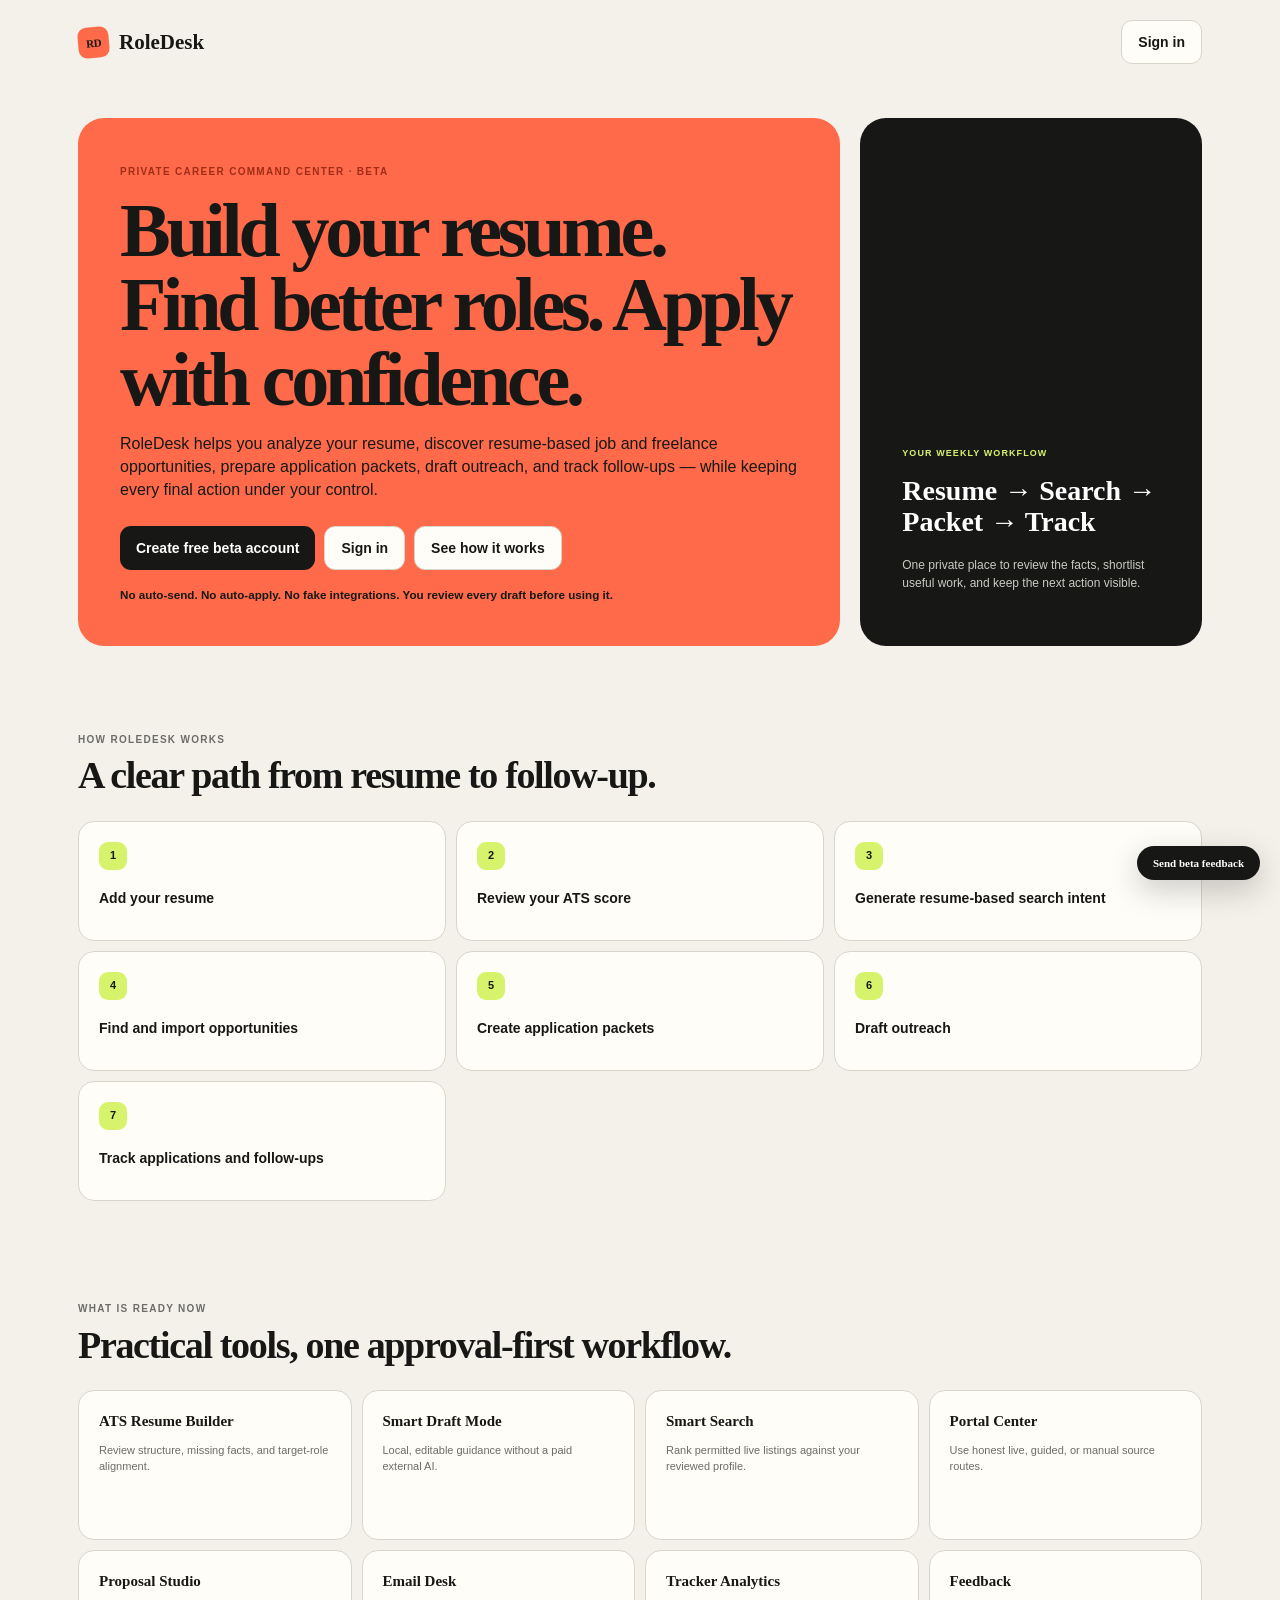
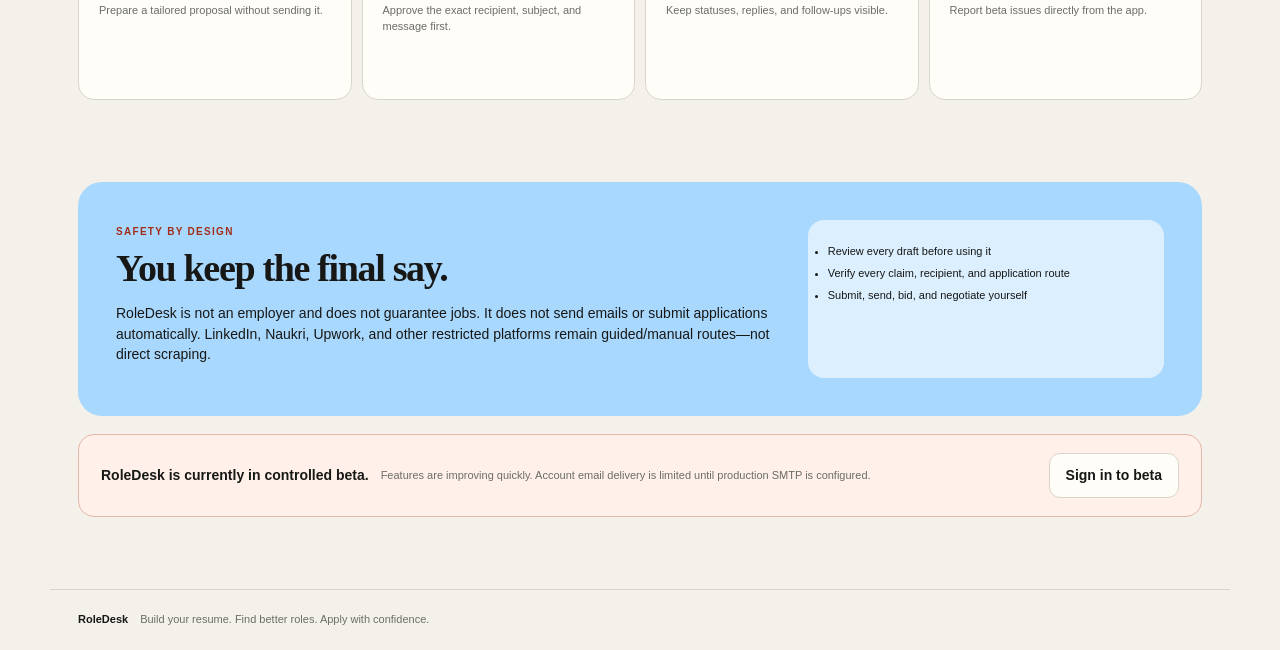
<file: index.html>
<!doctype html>
<html lang="en" class="auth-pending">
<head>
  <meta charset="UTF-8" />
  <meta name="viewport" content="width=device-width, initial-scale=1.0" />
  <meta http-equiv="Content-Security-Policy" content="default-src 'self'; base-uri 'none'; object-src 'none'; script-src 'self'; style-src 'self' 'unsafe-inline' https://fonts.googleapis.com; font-src 'self' https://fonts.gstatic.com; img-src 'self' data:; connect-src 'self' https://mnvcgtjbdywrenmnktem.supabase.co https://remotive.com https://www.arbeitnow.com; worker-src 'self' blob:; manifest-src 'self'; form-action 'self' https://mail.google.com; upgrade-insecure-requests" />
  <meta name="description" content="RoleDesk helps users build ATS-friendly resumes, discover jobs and freelance opportunities, prepare smart drafts, and track applications with full approval control." />
  <meta name="theme-color" content="#171816" />
  <title>RoleDesk — ATS Resume Builder, Job Search &amp; Application Tracker</title>
  <link rel="manifest" href="manifest.webmanifest?v=2" />
  <link rel="icon" href="scope-icon.svg?v=2" type="image/svg+xml" />
  <link rel="preconnect" href="https://fonts.googleapis.com">
  <link rel="preconnect" href="https://fonts.gstatic.com" crossorigin>
  <link href="https://fonts.googleapis.com/css2?family=DM+Sans:wght@400;500;600;700&family=Manrope:wght@600;700;800&display=swap" rel="stylesheet">
  <link rel="stylesheet" href="styles.css?v=16" />
  <link rel="stylesheet" href="cloud.css?v=2" />
  <link rel="stylesheet" href="resume-builder.css?v=2" />
  <link rel="stylesheet" href="smart-engine.css?v=3" />
  <link rel="stylesheet" href="portal-center.css?v=1" />
  <link rel="stylesheet" href="email-desk.css?v=1" />
  <link rel="stylesheet" href="tracker-dashboard.css?v=1" />
  <link rel="stylesheet" href="mvp-polish.css?v=4" />
  <link rel="stylesheet" href="coverage-engine.css?v=1" />
  <link rel="stylesheet" href="career-agent.css?v=1" />
  <link rel="stylesheet" href="job-trust.css?v=1" />
  <link rel="stylesheet" href="application-kit.css?v=1" />
  <link rel="stylesheet" href="admin-analytics.css?v=1" />
  <link rel="stylesheet" href="billing.css?v=1" />
  <link rel="stylesheet" href="onboarding.css?v=1" />
  <script src="security-utils.js"></script>
</head>
<body>
  <div class="public-landing" id="publicLanding">
    <header class="landing-nav"><a class="brand" href="#landingTop" aria-label="RoleDesk home"><span class="brand-mark">RD</span><span>RoleDesk</span></a><button class="button secondary" id="landingSignIn" type="button">Sign in</button></header>
    <main class="landing-main" id="landingTop">
      <section class="landing-hero"><div><span class="eyebrow coral">Private career command center · Beta</span><h1>Build your resume. Find better roles. Apply with confidence.</h1><p>RoleDesk helps you analyze your resume, discover resume-based job and freelance opportunities, prepare application packets, draft outreach, and track follow-ups — while keeping every final action under your control.</p><div class="landing-actions"><button class="button primary" id="landingStartBeta" type="button">Create free beta account</button><button class="button secondary" id="landingHeroSignIn" type="button">Sign in</button><a class="button secondary" href="#howItWorks">See how it works</a></div><small>No auto-send. No auto-apply. No fake integrations. You review every draft before using it.</small></div><aside><span class="landing-card-label">Your weekly workflow</span><strong>Resume → Search → Packet → Track</strong><p>One private place to review the facts, shortlist useful work, and keep the next action visible.</p></aside></section>

      <section class="landing-section" id="howItWorks"><div class="landing-section-head"><span class="eyebrow">How RoleDesk works</span><h2>A clear path from resume to follow-up.</h2></div><ol class="landing-steps"><li>Add your resume</li><li>Review your ATS score</li><li>Generate resume-based search intent</li><li>Find and import opportunities</li><li>Create application packets</li><li>Draft outreach</li><li>Track applications and follow-ups</li></ol></section>

      <section class="landing-section"><div class="landing-section-head"><span class="eyebrow">What is ready now</span><h2>Practical tools, one approval-first workflow.</h2></div><div class="landing-features"><article><strong>ATS Resume Builder</strong><p>Review structure, missing facts, and target-role alignment.</p></article><article><strong>Smart Draft Mode</strong><p>Local, editable guidance without a paid external AI.</p></article><article><strong>Smart Search</strong><p>Rank permitted live listings against your reviewed profile.</p></article><article><strong>Portal Center</strong><p>Use honest live, guided, or manual source routes.</p></article><article><strong>Proposal Studio</strong><p>Prepare a tailored proposal without sending it.</p></article><article><strong>Email Desk</strong><p>Approve the exact recipient, subject, and message first.</p></article><article><strong>Tracker Analytics</strong><p>Keep statuses, replies, and follow-ups visible.</p></article><article><strong>Feedback</strong><p>Report beta issues directly from the app.</p></article></div></section>

      <section class="landing-safety"><div><span class="eyebrow coral">Safety by design</span><h2>You keep the final say.</h2><p>RoleDesk is not an employer and does not guarantee jobs. It does not send emails or submit applications automatically. LinkedIn, Naukri, Upwork, and other restricted platforms remain guided/manual routes—not direct scraping.</p></div><ul><li>Review every draft before using it</li><li>Verify every claim, recipient, and application route</li><li>Submit, send, bid, and negotiate yourself</li></ul></section>

      <section class="landing-beta-note"><strong>RoleDesk is currently in controlled beta.</strong><span>Features are improving quickly. Account email delivery is limited until production SMTP is configured.</span><button class="button secondary" id="landingBetaCta" type="button">Sign in to beta</button></section>
    </main>
    <footer class="landing-footer"><b>RoleDesk</b><span>Build your resume. Find better roles. Apply with confidence.</span></footer>
  </div>
  <div class="app-shell">
    <aside class="sidebar">
      <a class="brand" href="#" aria-label="RoleDesk home"><span class="brand-mark">RD</span><span>RoleDesk</span></a>
      <nav aria-label="Primary navigation">
        <button class="nav-item active" data-view="discover"><span>⌁</span> Discover</button>
        <button class="nav-item" data-view="smart"><span>◉</span> Smart Search</button>
        <button class="nav-item" data-view="portals"><span>⌘</span> Portal Center</button>
        <button class="nav-item" data-view="coverage"><span>◎</span> Coverage Engine</button>
        <button class="nav-item" data-view="agent"><span>✦</span> Career Agent</button>
        <button class="nav-item" data-view="kit"><span>▣</span> Application Kit</button>
        <button class="nav-item" data-view="tracker"><span>◫</span> Tracker <b id="trackerCount">0</b></button>
        <button class="nav-item" data-view="studio"><span>✦</span> Proposal Studio</button>
        <button class="nav-item" data-view="email"><span>✉</span> Email Desk</button>
        <button class="nav-item" data-view="plans"><span>◇</span> Plans</button>
        <button class="nav-item" data-view="billing"><span>◍</span> Billing</button>
        <button class="nav-item" data-view="pricing"><span>₹</span> Pricing Lab</button>
        <button class="nav-item" data-view="ats"><span>▤</span> ATS Resume Builder</button>
        <button class="nav-item" data-view="profile"><span>◎</span> My Profile</button>
        <button class="nav-item" data-view="admin" id="adminNav" hidden><span>⚙</span> Beta Operations</button>
      </nav>
      <div class="sidebar-spacer"></div>
      <div class="guardrail-card">
        <span class="eyebrow">Safety mode</span>
        <strong>Approval required</strong>
        <p>RoleDesk never applies, sends, submits, bids, signs, accepts work, or contacts anyone without your explicit approval.</p>
        <span class="status-pill safe">● Active</span>
      </div>
      <button class="nav-item" id="loadDemoData"><span>＋</span> Load demo data</button>
    </aside>

    <main>
      <header class="topbar">
        <div>
          <p class="date-line" id="todayLabel"></p>
          <h1 id="pageTitle">Good opportunities, minus the noise.</h1>
        </div>
        <div class="top-actions">
          <label class="search"><span>⌕</span><input id="searchInput" type="search" placeholder="Search projects, skills, clients…" /></label>
          <button class="button cloud-button" id="cloudAccount" type="button"><i></i><span>Connect private cloud</span></button>
          <button class="button primary" id="addOpportunity">+ Add opportunity</button>
        </div>
      </header>

      <section class="beta-banner" aria-label="RoleDesk beta notice">
        <div><span class="beta-label">Controlled beta</span><strong>RoleDesk is improving with real-user feedback.</strong></div>
        <p>Use carefully, review every draft, and submit feedback when something breaks. RoleDesk never sends emails, submits applications, or applies automatically.</p>
      </section>

      <section class="view active" id="discoverView">
        <div class="hero-grid">
          <article class="hero-card">
            <div>
              <span class="eyebrow coral">Opportunity radar</span>
              <h2 id="radarHeadline">No opportunities yet</h2><span id="strongMatchCount" hidden>0</span>
              <p id="radarSubtitle">Based on your saved and searched opportunities.</p>
            </div>
            <div class="hero-score"><small>Best match</small><strong id="bestScore">—</strong><span id="bestScoreSuffix"></span></div>
          </article>
          <article class="mini-card ink">
            <span class="eyebrow">Pipeline value</span>
            <strong id="pipelineValue">No budget data yet</strong>
            <p id="pipelineValueNote">Pipeline value will appear after you save opportunities with budgets.</p>
            <div class="spark-bars" id="pipelineChart" aria-label="Real opportunities grouped by status" hidden></div>
          </article>
          <article class="mini-card lime">
            <span class="eyebrow">Follow-ups / Leads</span>
            <strong id="retainerCount">No active leads yet</strong>
            <p id="leadNote">Retainer leads will appear after you mark opportunities as recurring or retainer potential.</p>
          </article>
        </div>

        <section class="dashboard-empty-state" id="dashboardEmptyState"><div><span class="eyebrow coral">Start with real data</span><h3>No opportunities yet</h3><p>Run Smart Search or import an opportunity to build your dashboard. Pipeline value will appear only from saved opportunities with known budgets.</p></div><div><button class="button primary" id="emptyRunSearch" type="button">Run Smart Search</button><button class="button secondary" id="emptyImportOpportunity" type="button">Import Opportunity</button><button class="button secondary" id="emptyCompleteProfile" type="button">Complete Profile</button></div></section>
        <section class="demo-mode-banner" id="demoModeBanner" hidden><div><strong>Demo data</strong><span>Sample opportunities are clearly labeled and excluded from real dashboard and tracker metrics.</span></div><button class="button secondary" id="clearDemoData" type="button">Clear demo data</button></section>

        <section class="onboarding-panel" id="onboardingPanel" aria-label="RoleDesk onboarding and next actions">
          <div class="smart-empty">Loading your guided setup…</div>
        </section>

        <section class="activation-summary" aria-label="Your real RoleDesk activity">
          <article><span>Resume score</span><strong id="activationResume">No resume added yet</strong><button data-activation-action="profile" type="button">Add resume</button></article>
          <article><span>Saved opportunities</span><strong id="activationOpportunities">No opportunities yet</strong><button data-activation-action="smart" type="button">Run search</button></article>
          <article><span>Application packets</span><strong id="activationPackets">No application packets yet</strong><button data-activation-action="coverage" type="button">Create application packet</button></article>
          <article><span>Drafts prepared</span><strong id="activationDrafts">No drafts yet</strong><button data-activation-action="studio" type="button">Draft outreach</button></article>
          <article><span>Follow-ups due</span><strong id="activationFollowups">No follow-ups yet</strong><button data-activation-action="tracker" type="button">Open tracker</button></article>
          <article><span>Applications marked applied</span><strong id="activationApplied">No applications marked applied</strong><button data-activation-action="tracker" type="button">Update status</button></article>
          <article><span>Feedback submitted</span><strong id="activationFeedback">No feedback submitted yet</strong><button data-activation-action="feedback" type="button">Send feedback</button></article>
        </section>

        <section class="setup-center" aria-labelledby="setupTitle">
          <div class="setup-center-head"><div><span class="eyebrow coral">First-run onboarding</span><h3 id="setupTitle">Your RoleDesk launchpad</h3><p>Complete the essentials first. Nothing here sends, applies, or publishes on your behalf.</p></div><div class="setup-head-actions"><button class="button secondary" id="skipOnboarding" type="button">Skip for now</button><div class="setup-progress"><strong id="setupProgressValue">0%</strong><span>ready</span></div></div></div>
          <div class="setup-progress-track" aria-hidden="true"><i id="setupProgressBar"></i></div>
          <div class="mvp-setup-list" id="mvpSetupList"></div>
          <div class="setup-next"><span id="setupNextText">Start by completing your profile.</span><div><button class="button secondary" id="startApplicationWorkflow" type="button">Start Application Workflow</button><button class="button primary" id="setupNextAction">Continue setup</button></div></div>
          <details class="first-week-checklist"><summary>Your first-week checklist</summary><ol><li>Sign in</li><li>Add or paste your resume</li><li>Confirm name and contact details</li><li>Generate an ATS resume</li><li>Search roles supported by your profile</li><li>Save 3–5 useful opportunities</li><li>Generate and review drafts</li><li>Track follow-ups</li><li>Submit feedback for issues</li></ol></details>
        </section>

        <div class="toolbar">
          <div class="filter-group" id="typeFilters">
            <button class="chip active" data-filter="all">All</button>
            <button class="chip" data-filter="Freelance project">Projects</button>
            <button class="chip" data-filter="Retainer client">Retainers</button>
            <button class="chip" data-filter="Contract role">Contracts</button>
            <button class="chip" data-filter="Full-time job">Full-time</button>
          </div>
          <select id="sortSelect" aria-label="Sort opportunities">
            <option value="rank">Best match first</option>
            <option value="budget">Highest budget</option>
            <option value="risk">Lowest risk</option>
          </select>
        </div>

        <div class="source-launcher">
          <div><span class="eyebrow">Search sources</span><strong>Open a marketplace, then add the promising URL here.</strong></div>
          <div class="source-links">
            <a href="https://www.upwork.com/nx/search/jobs/" target="_blank" rel="noopener">Upwork ↗</a>
            <a href="https://www.fiverr.com/categories" target="_blank" rel="noopener">Fiverr ↗</a>
            <a href="https://www.freelancer.com/jobs/" target="_blank" rel="noopener">Freelancer ↗</a>
            <a href="https://contra.com/opportunities" target="_blank" rel="noopener">Contra ↗</a>
            <a href="https://www.peopleperhour.com/freelance-jobs" target="_blank" rel="noopener">PeoplePerHour ↗</a>
            <a href="https://www.behance.net/joblist" target="_blank" rel="noopener">Behance ↗</a>
            <a href="https://dribbble.com/jobs" target="_blank" rel="noopener">Dribbble ↗</a>
            <a href="https://www.linkedin.com/jobs/" target="_blank" rel="noopener">LinkedIn ↗</a>
            <a href="https://weworkremotely.com/remote-jobs" target="_blank" rel="noopener">Remote boards ↗</a>
          </div>
        </div>

        <div class="content-grid">
          <div>
            <div class="section-heading"><div><span class="eyebrow">Curated for you</span><h3>Opportunity feed</h3></div><span id="resultCount" class="muted"></span></div>
            <div class="opportunity-list" id="opportunityList"></div>
          </div>
          <aside class="detail-panel empty" id="detailPanel">
            <div class="empty-state"><span>↗</span><h3>No opportunity selected</h3><p>Run Smart Search or import a public opportunity, then select it to review fit, risks, and the next step.</p></div>
          </aside>
        </div>
      </section>

      <section class="view" id="smartView">
        <div class="workspace-header smart-heading">
          <span class="eyebrow coral">Smart Draft Mode — Free local intelligence</span>
          <h2>Search broadly. Decide carefully.</h2>
          <p>RoleDesk retrieves permitted live listings, ranks the full description against your résumé, finds public contact details, and prepares every next step as a draft.</p>
        </div>
        <div class="smart-mode-banner"><b>RoleDesk is using Smart Draft Mode.</b><span>It works locally without paid AI and keeps every output editable.</span></div>
        <section class="search-intent-panel" id="searchIntentPanel"><div class="smart-empty">Add or review your resume to generate search intent.</div></section>
        <section class="smart-console">
          <div class="smart-controls">
            <label>Search description<input id="liveSearchQuery" placeholder="e.g. brand identity, AI creative advertising, pitch deck" /></label>
            <label>Opportunity type<select id="liveSearchType"><option value="all">All selected types</option><option value="full-time">Full-time</option><option value="contract">Contract</option><option value="freelance">Freelance</option><option value="internship">Internship</option></select></label>
            <label>Minimum match<select id="liveMinScore"><option value="0">Show all</option><option value="50" selected>50+ relevant</option><option value="70">70+ strong</option><option value="85">85+ exceptional</option></select></label>
            <button class="button primary" id="runLiveSearch">Search real opportunities</button>
          </div>
          <div class="source-health">
            <span><i class="ready"></i><b>Remotive</b> Live API</span>
            <span><i class="ready"></i><b>Arbeitnow</b> Live API</span>
            <span><i class="guided"></i><b>LinkedIn</b> Guided search</span>
            <span><i class="guided"></i><b>Naukri</b> Guided search</span>
            <span><i class="guided"></i><b>Upwork</b> Guided search</span>
          </div>
        </section>
        <div class="smart-platforms">
          <a id="smartLinkedIn" target="_blank" rel="noopener"><b>LinkedIn</b><span>Open focused jobs ↗</span></a>
          <a id="smartNaukri" target="_blank" rel="noopener"><b>Naukri</b><span>Open focused jobs ↗</span></a>
          <a id="smartUpwork" target="_blank" rel="noopener"><b>Upwork</b><span>Open focused projects ↗</span></a>
          <a id="smartContra" target="_blank" rel="noopener"><b>Contra</b><span>Open opportunities ↗</span></a>
          <a id="smartFiverr" target="_blank" rel="noopener"><b>Fiverr</b><span>Open official search ↗</span></a>
          <a id="smartBehance" target="_blank" rel="noopener"><b>Behance</b><span>Open jobs ↗</span></a>
          <a id="smartDribbble" target="_blank" rel="noopener"><b>Dribbble</b><span>Open jobs ↗</span></a>
          <button id="importOpportunityFromSmart"><b>Any URL</b><span>Import brief manually +</span></button>
        </div>
        <p class="guided-search-note">Guided Search opens the official platform with your search terms. RoleDesk does not scrape or submit applications automatically.</p>
        <div class="smart-status" id="liveSearchStatus">Start with a reviewed profile, confirm the resume-generated Search Intent, then search. Live feeds are ranked for review; guided sources open separately.</div>
        <div class="search-filter-bar" id="liveFilters">
          <label>Source<select id="filterSource"><option value="all">All sources</option><option>Remotive</option><option>Arbeitnow</option><option>Manual Import</option></select></label>
          <label>Work mode<select id="filterMode"><option value="all">Remote / hybrid / onsite</option><option value="remote">Remote</option><option value="onsite">Onsite / hybrid</option></select></label>
          <label>Employment<select id="filterEmployment"><option value="all">All work types</option><option value="full-time">Full-time</option><option value="freelance">Freelance</option><option value="contract">Contract</option><option value="internship">Internship</option></select></label>
          <label>Compensation<select id="filterCompensation"><option value="all">With or without</option><option value="present">Salary / budget present</option><option value="missing">Salary / budget missing</option></select></label>
          <label>Location<input id="filterLocation" placeholder="City, country, worldwide" /></label>
          <label>Freshness<select id="filterFreshness"><option value="all">Any date</option><option value="7">Last 7 days</option><option value="30">Last 30 days</option></select></label>
          <label>Opportunity quality<select id="filterQuality"><option value="0">Any quality</option><option value="60">60%+</option><option value="80">80%+</option></select></label>
          <label>Job trust<select id="filterTrust"><option value="0">Any trust</option><option value="60">60%+ reviewable</option><option value="80">80%+ high trust</option></select></label>
          <label>Contact route<select id="filterContact"><option value="all">Any contact route</option><option value="email">Verified email available</option><option value="direct">Direct application link</option></select></label>
          <label>Tracker status<select id="filterStatus"><option value="all">All statuses</option><option value="unsaved">Not saved</option><option value="saved">Saved</option><option value="drafted">Drafted</option><option value="skipped">Skipped</option></select></label>
          <label>Sort<select id="liveSort"><option value="match">Best match</option><option value="trust">Highest trust</option><option value="newest">Newest</option><option value="source">Source</option><option value="compensation">Salary / budget</option><option value="remote">Remote first</option></select></label>
        </div>
        <div class="search-metrics" id="searchMetrics"><span><b id="metricFetched">0</b>Total fetched</span><span><b id="metricDuplicates">0</b>Duplicates removed</span><span><b id="metricReviewable">0</b>Reviewable</span><span><b id="metricHidden">0</b>Low relevance hidden</span></div>
        <div class="smart-results-layout">
          <section>
            <div class="section-heading"><div><span class="eyebrow">Review queue</span><h3>Real opportunities</h3></div><span class="muted" id="liveResultCount">Not searched</span></div>
            <div class="live-job-list" id="liveJobList"><div class="smart-empty"><span>◉</span><h3>Your search queue is empty</h3><p>Complete your profile, enter one specific role, then choose Search live sources. Use guided searches when a live source is unavailable.</p></div></div>
          </section>
          <aside class="live-detail empty" id="liveDetail"><div class="smart-empty"><span>↗</span><h3>Select an opportunity</h3><p>Review the brief, fit, public email, application route, and prepared next steps.</p></div></aside>
        </div>
      </section>

      <section class="view" id="portalsView">
        <div class="workspace-header portal-heading"><span class="eyebrow coral">Honest source connections</span><h2>Portal Center</h2><p>See exactly which sources are live, guided, or manual—without fake integrations or hidden automation.</p></div>
        <div class="portal-overview"><div><strong>Use official routes, keep final control.</strong><p>“Live” uses a permitted public feed. “Guided” opens an official search for you. “Manual” lets you paste public details you may use. No portal passwords, scraping, or automatic applications are stored here.</p></div><span id="portalSummary">Loading source registry…</span></div>
        <section class="source-health-dashboard" id="sourceHealthDashboard"><div class="smart-empty"><h3>Source health appears after a live search</h3><p>RoleDesk records only runtime availability, request failures, duplicate counts, and public-feed reliability.</p></div></section>
        <div class="portal-grid" id="portalGrid"></div>
        <section class="career-directory"><div class="section-heading"><div><span class="eyebrow coral">Official career page shortcuts</span><h2>MNC Career Directory</h2><p>Search official company career pages manually. RoleDesk does not claim to read every vacancy.</p></div><button class="button secondary" id="careerAddManual" type="button">Add opportunity manually</button></div><div class="career-controls"><input id="careerSearch" type="search" placeholder="Search company"><select id="careerCategory"><option value="">All categories</option></select></div><div class="career-grid" id="careerGrid"></div></section>
      </section>

      <section class="view" id="coverageView">
        <div class="workspace-header coverage-heading"><span class="eyebrow coral">No Opportunity Left Behind</span><h2>Opportunity Coverage Engine</h2><p>Find where to apply, prepare what to send, and track every next step—without auto-sending or auto-applying.</p></div>
        <div class="coverage-cta-row"><button class="button primary" id="coverageFindRoles" type="button">Find roles across sources</button><button class="button secondary" id="coverageOpenPortals" type="button">Open guided searches and MNC career pages</button><button class="button secondary" id="coverageManualImport" type="button">Add opportunity manually</button></div>
        <section class="coverage-card"><div class="section-heading"><div><span class="eyebrow">Role-specific clusters</span><h3>Search the roles your profile supports</h3></div></div><div id="coverageRoleClusters"></div></section>
        <div class="coverage-grid"><section class="coverage-card"><span class="eyebrow">Weekly search discipline</span><h3>Cover the main channels systematically.</h3><div id="coverageChecklist"></div></section><section class="coverage-card"><span class="eyebrow">Real coverage activity</span><h3>Coverage analytics</h3><div class="coverage-analytics" id="coverageAnalytics"></div></section></div>
        <section class="coverage-card packet-workspace"><div class="section-heading"><div><span class="eyebrow coral">Application workflow</span><h2>Application Packet</h2></div><button class="button primary" id="generatePacket" type="button">Prepare application packet</button></div><label>Saved opportunity<select id="packetOpportunity"></select></label><div id="applicationPacket"><div class="smart-empty"><h3>No packet generated</h3><p>Save or import a real opportunity, then prepare its application packet.</p></div></div></section>
      </section>

      <section class="view application-kit-view" id="kitView">
        <div class="workspace-header">
          <span class="eyebrow coral">Truthful application preparation</span>
          <h2>AI Application Kit</h2>
          <p>Create editable, job-specific resumes, cover letters, recruiter emails, LinkedIn messages, follow-ups, and freelance proposals. RoleDesk never invents experience and never sends or applies for you.</p>
        </div>
        <div class="smart-mode-banner"><b>Draft-only safety mode</b><span>Every asset is based on your reviewed profile and the saved job description. Unsupported skills stay as warnings, not claims.</span></div>
        <div id="applicationKitRoot"><div class="smart-empty"><h3>Loading Application Kit…</h3><p>Save an opportunity first, then build an application-ready packet.</p></div></div>
      </section>

      <section class="view" id="trackerView">
        <div class="tracker-heading"><div><span class="eyebrow coral">From discovered to offer</span><h2>Pipeline command center</h2><p>See what needs attention next. Every application, sent message, reply, and outcome is manually confirmed by you.</p></div><div class="tracker-heading-actions"><button class="button secondary" id="exportCsv">Export CSV</button></div></div>
        <div class="tracker-analytics" id="trackerAnalytics"></div>
        <div class="conversion-strip" id="conversionMetrics"></div>
        <div class="pipeline-value-panel" id="pipelineValuePanel"></div>
        <div class="tracker-toolbar">
          <div class="tracker-view-toggle" role="group" aria-label="Tracker view"><button class="active" data-tracker-view="kanban">Kanban</button><button data-tracker-view="list">List</button><button data-tracker-view="table">Compact</button></div>
          <div class="tracker-filters">
            <select id="trackerStatusFilter" aria-label="Filter status"><option value="all">All statuses</option></select>
            <select id="trackerSourceFilter" aria-label="Filter source"><option value="all">All sources</option></select>
            <select id="trackerTypeFilter" aria-label="Filter opportunity type"><option value="all">All types</option></select>
            <select id="trackerFollowupFilter" aria-label="Filter follow-ups"><option value="all">All follow-ups</option><option value="due">Due now</option><option value="overdue">Overdue</option></select>
            <select id="trackerCommunicationFilter" aria-label="Filter communication"><option value="all">All communication</option></select>
            <select id="trackerScoreFilter" aria-label="Filter match score"><option value="0">Any match</option><option value="50">50%+</option><option value="70">70%+</option><option value="85">85%+</option></select>
            <select id="trackerBudgetFilter" aria-label="Filter budget"><option value="all">Any budget</option><option value="present">Budget present</option><option value="missing">Budget missing</option></select>
            <select id="trackerLocationFilter" aria-label="Filter location"><option value="all">Any location</option><option value="remote">Remote</option><option value="india">India</option><option value="international">International</option></select>
            <select id="trackerSavedFilter" aria-label="Filter saved date"><option value="all">Any saved date</option><option value="7">Saved in 7 days</option><option value="30">Saved in 30 days</option></select>
            <select id="trackerSort" aria-label="Sort tracker"><option value="updated">Latest updated</option><option value="score">Highest match</option><option value="followup">Follow-up due soon</option><option value="overdue">Overdue first</option><option value="source">Source</option><option value="status">Status</option><option value="budget">Budget</option></select>
          </div>
        </div>
        <div class="tracker-layout"><div id="trackerResults"><div class="kanban" id="kanbanBoard"></div></div><aside class="tracker-detail empty" id="trackerDetail"><div><span>◎</span><h3>Select an opportunity</h3><p>Review its status, follow-up, notes, and activity timeline.</p></div></aside></div>
      </section>

      <section class="view" id="studioView">
        <div class="workspace-header"><span class="eyebrow coral">Write less generic</span><h2>Proposal Studio</h2><p>Client-focused drafts built from the actual brief. Nothing is sent without you.</p></div>
        <div class="smart-mode-banner"><b>Smart Draft Mode — Free local intelligence</b><span>Profile rules and templates improve this editable draft without sending data to an external model.</span></div>
        <div class="studio-grid">
          <div class="form-card">
            <div class="identity-warning" id="proposalIdentityWarning" hidden></div>
            <label>Opportunity<select id="proposalOpportunity"></select></label>
            <label>Format<select id="proposalFormat"><option>Short proposal</option><option>Premium proposal</option><option>Upwork-style proposal</option><option>Fiverr buyer-request response</option><option>LinkedIn DM pitch</option><option>Email pitch</option><option>Retainer pitch</option><option>International client pitch</option></select></label>
            <label>Your relevant portfolio example<input id="portfolioInput" placeholder="e.g. Fintech rebrand + launch campaign" /></label>
            <label>One useful question<input id="questionInput" placeholder="e.g. Is copy already finalized?" /></label>
            <button class="button primary wide" id="generateProposal">Generate proposal</button>
          </div>
          <div class="output-card"><div class="output-top"><span class="eyebrow">Editable draft · <b id="proposalConfidence">Not generated</b></span><div class="smart-output-actions"><button class="text-button" id="proposalEdit">Edit</button><button class="text-button" id="proposalSave">Save</button><button class="text-button copy" data-copy="proposalOutput">Copy</button><button class="text-button" id="proposalToEmail">Open in Email Desk</button></div></div><textarea id="proposalOutput" placeholder="Your tailored draft will appear here."></textarea><div class="identity-warning" id="proposalDataWarning" hidden></div><ul class="smart-warning-list" id="proposalTruthWarnings" hidden></ul><div class="notice">Review the scope, claims, pricing, and platform rules before sending.</div></div>
        </div>
        <div class="followup-section"><div class="section-heading"><div><span class="eyebrow">After the pitch</span><h3>Message kit</h3></div></div><div class="message-grid" id="messageGrid"></div></div>
      </section>

      <section class="view" id="emailView">
        <div class="workspace-header email-heading">
          <span class="eyebrow coral">Review before anything leaves</span>
          <h2>Your approval desk.</h2>
          <p>Prepare outreach from your dedicated work inbox. RoleDesk opens an exact Gmail draft only after you approve the recipient, subject, and message.</p>
        </div>
        <div class="smart-mode-banner"><b>Smart Draft Mode — Free local intelligence</b><span>Email drafts stay editable and require your exact approval. No message is sent automatically.</span></div>
        <section class="email-context-card">
          <div class="section-heading"><div><span class="eyebrow">Communication context</span><h3>Selected opportunity</h3></div><span class="communication-badge" id="communicationBadge">Draft Prepared</span></div>
          <div class="email-context-grid"><label>Opportunity<select id="emailOpportunity"></select></label><label>Recipient name<input id="emailRecipientName" placeholder="Leave blank if unknown" /></label><label>Company / client<input id="emailCompany" readonly /></label></div>
          <div class="communication-grid"><label>Communication status<select id="communicationStatus"><option>Draft Prepared</option><option>Reviewed</option><option>Sent Manually</option><option>Reply Received</option><option>Follow-up Needed</option><option>No Response</option><option>Closed</option></select></label><label>Follow-up date<input id="emailFollowUpDate" type="date" /></label><label class="wide">Private notes<textarea id="emailCommunicationNotes" placeholder="Record context or next steps without inventing a reply."></textarea></label></div>
          <div class="email-manual-actions"><button class="button secondary" id="saveCommunication">Save tracking</button><button class="button secondary" id="markEmailSent">Mark sent manually</button><button class="button secondary" id="markEmailReply">Mark reply received</button><button class="button secondary" id="markFollowUpNeeded">Schedule follow-up</button></div>
          <p class="manual-verification">Manual statuses are user-reported. They do not prove Gmail delivery or a client reply.</p>
        </section>
        <div class="email-layout">
          <aside class="mail-account-card">
            <div class="mail-mark">M</div>
            <span class="eyebrow">Work inbox</span>
            <input id="workEmail" type="email" placeholder="you@example.com" aria-label="Work email address" />
            <div class="mail-signature" id="emailSignaturePreview">Signature: [Your name]</div>
            <div class="connection-state"><i></i><span><b>Approval handoff ready</b><small>Gmail opens separately; no credentials live here</small></span></div>
            <div class="mail-rules">
              <strong>Non-negotiable controls</strong>
              <p>✓ No automatic sending</p><p>✓ Exact draft review required</p><p>✓ Recipient must be entered manually</p><p>✓ Gmail still shows the final Send button</p>
            </div>
          </aside>
          <section class="email-composer">
            <div class="composer-top"><div><span class="eyebrow">New approved draft</span><h3>Client outreach</h3></div><button class="button secondary" id="useProposalEmail">Use Proposal Studio draft</button></div>
            <div class="identity-warning" id="emailIdentityWarning" hidden></div>
            <div class="smart-confidence" id="emailConfidence">Smart Draft confidence: not generated</div>
            <ul class="smart-warning-list email-warning-panel" id="emailValidationWarnings" hidden></ul>
            <div class="email-fields">
              <label>From<input id="emailFrom" type="email" readonly /></label>
              <label>To<input id="emailTo" type="email" placeholder="client@company.com" autocomplete="off" /></label>
              <label>Subject<input id="emailSubject" placeholder="Design support for [project/company]" /></label>
              <label>Message<textarea id="emailBody" placeholder="Write or import your reviewed email here…"></textarea></label>
            </div>
            <label class="approval-check"><input id="approveEmail" type="checkbox" /><span><b>I approve this exact recipient, subject, and message.</b><small>This is required before Gmail compose can open. RoleDesk never sends the email; changing any field removes approval automatically.</small></span></label>
            <ul class="smart-warning-list" id="emailTruthWarnings" hidden></ul>
            <div class="composer-actions"><button class="button secondary" id="emailEdit">Edit</button><button class="button secondary" id="emailSave">Save draft</button><button class="button secondary" id="copyApprovedEmail">Copy message</button><button class="button primary" id="openGmailDraft" disabled>Open reviewed draft in Gmail ↗</button></div>
            <div class="notice">RoleDesk opens Gmail compose with your reviewed draft. You must send it yourself.</div>
            <div class="email-privacy">Email drafts are private to your account. RoleDesk does not send emails automatically.</div>
          </section>
        </div>
        <section class="email-followup-card"><div class="section-heading"><div><span class="eyebrow">Editable Smart Draft</span><h3>Follow-up preparation</h3></div><span class="communication-badge" id="followUpConfidence">Not generated</span></div><div class="followup-controls"><label>Follow-up type<select id="followUpType"><option>First follow-up</option><option>Polite reminder</option><option>Reply after interest</option><option>Negotiation follow-up</option><option>Thank-you after interview/call</option></select></label><button class="button primary" id="generateFollowUp">Generate follow-up</button></div><textarea id="followUpOutput" placeholder="Your editable follow-up draft will appear here."></textarea><ul class="smart-warning-list" id="followUpWarnings" hidden></ul><div class="followup-actions"><button class="button secondary" id="editFollowUp">Edit</button><button class="button secondary" id="copyFollowUp">Copy</button><button class="button secondary" id="saveFollowUp">Save follow-up draft</button></div></section>
        <section class="email-history-card"><div class="section-heading"><div><span class="eyebrow">Private Supabase history</span><h3>Saved email drafts</h3></div></div><div class="email-history-list" id="savedEmailDrafts"><div class="smart-empty">Sign in to load saved email drafts.</div></div></section>
      </section>

      <section class="view" id="pricingView">
        <div class="workspace-header"><span class="eyebrow coral">Price with a spine</span><h2>Pricing Lab</h2><p>A defensible range—not a race to the bottom.</p></div>
        <div class="pricing-layout">
          <form class="form-card" id="pricingForm">
            <div class="form-row"><label>Complexity<select id="complexity"><option value="0.85">Simple</option><option value="1" selected>Standard</option><option value="1.35">Complex</option><option value="1.7">Strategic</option></select></label><label>Experience<select id="skillLevel"><option value="0.8">Emerging</option><option value="1" selected>Established</option><option value="1.3">Expert</option></select></label></div>
            <div class="form-row"><label>Estimated hours<input id="hours" type="number" min="1" value="24" /></label><label>Deliverables<input id="deliverables" type="number" min="1" value="4" /></label></div>
            <div class="form-row"><label>Client market<select id="clientMarket"><option value="1">India</option><option value="1.8" selected>United States</option><option value="1.55">Europe / UK</option><option value="1.35">APAC / Middle East</option></select></label><label>Urgency<select id="urgency"><option value="1">Normal</option><option value="1.25">Rush</option><option value="1.5">Weekend / emergency</option></select></label></div>
            <div class="form-row"><label>Commercial usage<select id="usage"><option value="1">Limited</option><option value="1.15" selected>Standard business</option><option value="1.4">Paid advertising</option><option value="1.7">Global campaign</option></select></label><label>Revisions<select id="revisions"><option value="1">1 round</option><option value="2" selected>2 rounds</option><option value="3">3 rounds</option></select></label></div>
          </form>
          <div class="price-result">
            <span class="eyebrow">Suggested fixed fee</span><div class="price-range"><strong id="priceUsd">$0–$0</strong><span id="priceInr">₹0–₹0</span></div>
            <div class="price-metrics"><div><small>Hourly anchor</small><strong id="hourlyPrice">—</strong></div><div><small>Monthly retainer</small><strong id="retainerPrice">—</strong></div><div><small>Rush charge</small><strong id="rushCharge">—</strong></div></div>
            <div class="milestones" id="milestones"></div>
            <div class="notice dark">Includes <b id="revisionText">2 revision rounds</b>. Additional revisions are billed separately. Recommend a signed scope and milestone funding before work begins.</div>
          </div>
        </div>
      </section>

      <section class="view" id="atsView">
        <div class="workspace-header ats-heading">
          <span class="eyebrow coral">Truthful by design · local rule-based analysis</span>
          <h2>ATS Resume Builder</h2>
          <p>Turn reviewed resume facts into a clean, recruiter-readable version. Nothing is invented or sent to AI.</p>
        </div>
        <div class="smart-mode-banner"><b>Smart Draft Mode — Free local intelligence</b><span>RoleDesk improves resumes with local profile rules and templates. It does not use paid AI or send resume data to an external model.</span></div>
        <section class="ats-onboarding">
          <div><b>1</b><span>Import or paste</span></div><div><b>2</b><span>Analyze gaps</span></div><div><b>3</b><span>Review the improved draft</span></div><div><b>4</b><span>Save or export</span></div>
        </section>
        <section class="ats-controls-card">
          <div class="ats-controls">
            <label>Resume tone<select id="atsTone"><option>Corporate</option><option>Creative Professional</option><option>MNC-focused</option><option>Freelance-focused</option><option>Design/Marketing-focused</option></select></label>
            <label>Target role<input id="atsTargetRole" placeholder="e.g. Graphic Designer" /></label>
            <label>Version name<input id="atsVersionName" placeholder="e.g. Brand Designer - July" /></label>
          </div>
          <div class="ats-actions"><button class="button secondary" id="atsImportProfile">Import current profile</button><button class="button primary" id="atsAnalyze">Analyze &amp; generate</button><span id="atsBuilderStatus">Paste a resume or import your current profile.</span></div>
        </section>
        <div class="ats-editor-grid">
          <section class="ats-editor-card"><div class="ats-card-head"><div><span class="eyebrow">Original</span><h3>Resume source</h3></div></div><textarea id="atsOriginal" placeholder="Paste your resume text here, or import it from My Profile."></textarea></section>
          <section class="ats-editor-card improved"><div class="ats-card-head"><div><span class="eyebrow">Improved · <b id="atsSmartConfidence">Not generated</b></span><h3>ATS-friendly draft</h3></div><div class="smart-output-actions"><button class="text-button" id="atsEdit">Edit</button><button class="text-button" id="atsCopy">Copy</button></div></div><textarea id="atsImproved" placeholder="Your generated ATS-friendly resume will appear here."></textarea><div class="truth-warning" id="atsTruthWarning"></div></section>
        </div>
        <div class="ats-review-grid">
          <section class="ats-score-card"><div class="ats-score"><strong id="atsScore">—</strong><span>ATS score</span><small id="atsScoreLabel">Not analyzed</small></div><div class="ats-section-scores" id="atsSectionScores"><div class="ats-empty">Section scores appear after analysis.</div></div></section>
          <section class="ats-issues-card"><span class="eyebrow">Improvement plan</span><h3>Issues and warnings</h3><ul id="atsIssues"><li>Analyze the resume to see practical recommendations.</li></ul><p id="atsMissingKeywords"></p></section>
        </div>
        <section class="ats-save-bar"><div><strong>Reviewed output only</strong><span>Resolve every “Missing” placeholder before use.</span></div><button class="button secondary" id="atsSyncProfile">Import extracted fields to My Profile</button><button class="button secondary" id="atsExportText">Export TXT</button><button class="button secondary" id="atsExportMarkdown">Export Markdown</button><button class="button primary" id="atsSaveVersion">Save cloud version</button></section>
        <section class="ats-version-card"><div class="section-heading"><div><span class="eyebrow">Private Supabase history</span><h3>Saved resume versions</h3></div></div><div class="ats-versions" id="atsVersions"><div class="ats-empty">Sign in to load saved versions.</div></div></section>
      </section>

      <section class="view" id="profileView">
        <div class="workspace-header profile-heading">
          <span class="eyebrow coral">Your search intelligence</span>
          <h2>Let your résumé do the filtering.</h2>
          <p>Your file is parsed in this browser. When signed in, only your reviewed profile and saved resume versions sync to your RLS-protected workspace.</p>
        </div>

        <div class="profile-grid">
          <section class="resume-card">
            <div class="resume-card-top"><div><span class="eyebrow">Step 1</span><h3>Résumé profile</h3></div><span class="private-pill">⌾ Browser-private</span></div>
            <input id="resumeFile" type="file" accept=".pdf,.docx,.txt,.md" hidden />
            <label class="resume-drop" for="resumeFile" id="resumeDrop">
              <span class="upload-icon">⇧</span>
              <strong id="resumeFileLabel">Upload PDF, DOCX, or TXT</strong>
              <small>Maximum 10 MB · Nothing is submitted anywhere · Paste the text below if file parsing fails</small>
              <span class="button primary">Choose résumé</span>
            </label>
            <div class="resume-or"><span>or paste the résumé text</span></div>
            <textarea id="resumeText" class="resume-text" placeholder="Paste your résumé here if file extraction is unavailable…"></textarea>
            <div class="profile-actions"><button class="button primary" id="analyzeResume">Analyze my profile</button><button class="button secondary" id="clearProfile">Clear profile</button></div>
            <p class="parse-status" id="parseStatus"></p>
          </section>

          <section class="profile-result" id="profileResult">
            <div class="empty-profile"><span>◎</span><h3>No résumé profile yet</h3><p>Upload a PDF, DOCX, or TXT file—or paste resume text. Review every extracted field before using search or drafts.</p></div>
          </section>
        </div>

        <section class="search-command" id="searchCommand">
          <div class="section-heading"><div><span class="eyebrow">Step 2</span><h2>Personal search command</h2></div><span class="muted" id="searchSummary">Analyze your résumé to unlock searches</span></div>
          <div class="search-controls">
            <label>Primary role<select id="searchRole"><option value="">Complete profile first</option></select></label>
            <label>Work type<select id="searchWorkType"><option value="freelance">Freelance & contract</option><option value="jobs">Remote jobs</option><option value="clients">Direct clients</option><option value="all">Everything</option></select></label>
            <label>Location<select id="searchLocation"><option value="">Not specified</option><option value="remote">Remote worldwide</option><option value="india">India</option><option value="international">International, India eligible</option></select></label>
            <button class="button primary" id="buildSearches">Build my searches</button>
          </div>
          <div class="search-results" id="searchResults"></div>
          <div class="search-safety"><strong>How searching works:</strong> RoleDesk creates focused searches from your résumé and opens the chosen source for your review. It does not sign in, scrape private pages, apply, bid, or message anyone.</div>
        </section>
      </section>
      <section class="view career-agent-view" id="agentView">
        <div id="careerAgentRoot"><div class="smart-empty"><h3>Building your daily plan…</h3><p>RoleDesk is reviewing your real profile and opportunity pipeline locally.</p></div></div>
      </section>

      <section class="view plans-view" id="plansView">
        <div class="workspace-header"><span class="eyebrow coral">Plans & usage limits</span><h2>Choose the right RoleDesk plan</h2><p>Free users can keep working with honest limits. Paid plans are prepared, but live payment checkout is not active yet.</p></div>
        <div class="billing-banner"><div><strong>Payment integration is not active yet.</strong><span>RoleDesk supports future Razorpay, Stripe, Lemon Squeezy, or Paddle checkout through a provider abstraction. Until then, plan changes are admin-managed.</span></div><button class="button secondary" id="billingContactAdmin" type="button">Contact admin</button></div>
        <div class="checkout-notice" id="checkoutNotice" hidden></div>
        <div class="plans-grid" id="plansGrid"></div>
        <section class="admin-card"><div class="section-heading"><div><span class="eyebrow">Comparison</span><h3>Usage limits by plan</h3></div></div><div class="plan-table-wrap" id="planComparison"></div></section>
        <section class="admin-card"><span class="eyebrow">Billing FAQ</span><h3>Simple, no fake payment states.</h3><ul><li>Free and beta users keep their saved data.</li><li>Trial expiry or failed payments restrict premium actions; data is not deleted.</li><li>Checkout will only mark a user paid after a verified provider webhook.</li><li>Admins can manually assign beta/pro access while payments are offline.</li></ul></section>
      </section>

      <section class="view billing-view" id="billingView">
        <div class="workspace-header"><span class="eyebrow coral">Billing settings</span><h2>Your plan and usage</h2><p>See current access, monthly usage, trial/grace status, and upgrade options.</p></div>
        <div class="billing-prompt" id="billingPrompt" hidden></div>
        <div class="section-heading"><div><span class="eyebrow">Current access</span><h3>Subscription status</h3></div><button class="button secondary" id="refreshBilling" type="button">Refresh billing</button></div>
        <div class="billing-summary" id="billingSummary"><article><span>Status</span><strong>Checking…</strong></article></div>
        <section class="admin-card"><div class="section-heading"><div><span class="eyebrow">Usage this month</span><h3>Monthly limits</h3></div></div><div class="billing-usage-grid" id="billingUsageGrid"></div></section>
        <section class="admin-card"><span class="eyebrow">Checkout</span><h3>Provider integration placeholder</h3><p>Payment integration is not active yet. Upgrade buttons will open a verified provider checkout only after backend credentials and webhook signature verification are configured.</p><button class="button primary" type="button" onclick="window.RoleDeskState?.openView?.('plans')">View plans</button></section>
      </section>

      <section class="view admin-view" id="adminView">
        <div class="section-heading"><div><span class="eyebrow coral">Admin, analytics & growth</span><h2>Product Operations</h2><p>Monitor user activation, product health, feedback, errors, and beta growth without exposing private resume or draft content.</p></div><button class="button secondary" id="refreshAdmin" type="button">Refresh</button></div>
        <p class="admin-warning">Admin tools affect beta access. Review before changing. Admin access is verified by Supabase RPC + RLS. Normal users cannot read admin-only analytics, notes, or aggregate operations data.</p>
        <div class="admin-status-grid" id="adminSystemStatus"><article><span>Total users</span><strong id="adminUserCount">Checking…</strong></article><article><span>New users</span><strong id="adminNewUsers">Checking…</strong></article><article><span>Active users</span><strong id="adminActiveUsers">Checking…</strong></article><article><span>Feedback</span><strong id="adminFeedbackStatus">Checking…</strong></article><article><span>Errors</span><strong id="adminErrorCount">Checking…</strong></article><article><span>Application kits</span><strong id="adminKitCount">Checking…</strong></article><article><span>Jobs searched</span><strong id="adminSearchCount">Checking…</strong></article><article><span>Jobs saved</span><strong id="adminOpportunityCount">Checking…</strong></article><article><span>Emails drafted</span><strong id="adminDraftCount">Checking…</strong></article><article><span>Follow-ups</span><strong id="adminFollowupCount">Checking…</strong></article></div>
        <section class="admin-card"><div class="section-heading"><div><span class="eyebrow">Today</span><h3>Product health</h3><p>Quick answer: is RoleDesk working properly today?</p></div></div><div class="admin-health-grid" id="adminProductHealth"><article><span>Status</span><strong>Checking…</strong></article></div></section>
        <section class="admin-card"><div class="section-heading"><div><span class="eyebrow">Conversion</span><h3>User funnel</h3><p>Visitor → signup → resume → search → save job → kit → apply → follow-up.</p></div></div><div class="admin-funnel-grid" id="adminFunnelGrid"><div class="smart-empty">Refresh admin data to load funnel analytics.</div></div></section>
        <section class="admin-card"><div class="section-heading"><div><span class="eyebrow">Application success</span><h3>Outcome analytics</h3></div></div><div class="admin-analytics-grid" id="adminSuccessAnalytics"><div class="smart-empty">Refresh admin data to load application analytics.</div></div></section>
        <p class="parse-status" id="adminStatus" role="status"></p>
        <section class="admin-card">
          <div class="section-heading"><div><span class="eyebrow">Users</span><h3>User management</h3><p>High-level activity only. Resume text and private drafts are not shown.</p></div></div>
          <div class="admin-table-search"><input id="adminUserSearch" type="search" placeholder="Search name or email" /><select id="adminUserStatus"><option value="">All users</option><option value="active">Active</option><option value="stuck">Stuck onboarding</option><option value="beta">Beta/invited</option></select></div>
          <div class="admin-user-list" id="adminUserList"><div class="smart-empty">Refresh admin data to load users.</div></div>
        </section>
        <section class="admin-card">
          <div class="section-heading"><div><span class="eyebrow">Beta Users</span><h3>Access allowlist</h3></div></div>
          <form class="admin-add-form" id="adminAddBetaForm"><label>Email<input id="adminBetaEmail" type="email" required placeholder="person@example.com" /></label><label>Invite note<input id="adminBetaNote" maxlength="500" placeholder="Designer beta cohort" /></label><label>Expiry (optional)<input id="adminBetaExpiry" type="date" /></label><button class="button primary" type="submit">Add beta user</button></form>
          <div class="admin-table-wrap"><table class="admin-table"><thead><tr><th>Email</th><th>Active</th><th>Note</th><th>Expires</th><th>Created</th><th>Action</th></tr></thead><tbody id="adminBetaUsers"><tr><td colspan="6">Sign in with an active admin account.</td></tr></tbody></table></div>
        </section>
        <section class="admin-card"><div class="section-heading"><div><span class="eyebrow">Sources</span><h3>Source quality monitoring</h3></div></div><div class="admin-source-list" id="adminSourceHealth"><div class="smart-empty">Refresh admin data to load source health.</div></div></section>
        <section class="admin-card"><div class="section-heading"><div><span class="eyebrow">Errors</span><h3>Error monitoring</h3></div><div class="admin-filters"><select id="adminErrorStatus"><option value="">All statuses</option><option value="open">Open</option><option value="reviewed">Reviewed</option><option value="fixed">Fixed</option></select><select id="adminErrorSeverity"><option value="">All severities</option><option>critical</option><option>error</option><option>warning</option><option>info</option></select></div></div><div class="admin-error-list" id="adminErrorList"><div class="smart-empty">Refresh admin data to load errors.</div></div></section>
        <section class="admin-card">
          <div class="section-heading"><div><span class="eyebrow">Feedback Inbox</span><h3>Beta feedback</h3></div><div class="admin-filters"><select id="adminFeedbackType" aria-label="Filter feedback type"><option value="">All types</option><option>Bug report</option><option>Feature request</option><option>Job result issue</option><option>Email issue</option><option>Resume analysis issue</option><option>Wrong match score</option><option>Bad recommendation</option><option>UI confusion</option><option>General feedback</option><option>Login issue</option><option>Application packet issue</option><option>Draft issue</option><option>Tracker/follow-up issue</option><option>Mobile/UI issue</option><option>Other</option></select><select id="adminFeedbackFilter" aria-label="Filter feedback status"><option value="">All statuses</option><option value="new">New</option><option value="reviewed">Reviewed</option><option value="in_progress">In Progress</option><option value="fixed">Fixed</option><option value="rejected">Rejected</option><option value="duplicate">Duplicate</option><option value="needs_more_info">Needs More Info</option><option value="planned">Planned</option><option value="archived">Archived</option></select></div></div>
          <div class="admin-feedback-list" id="adminFeedbackList"><div class="smart-empty"><h3>No feedback loaded</h3><p>Select Refresh to check for beta feedback.</p></div></div>
        </section>
        <section class="admin-card"><div class="section-heading"><div><span class="eyebrow">Internal notes</span><h3>Admin notes & tags</h3><p>Visible only to admins.</p></div></div><form class="admin-note-form" id="adminNoteForm"><label>User email<input id="adminNoteEmail" type="email" placeholder="user@example.com" /></label><label>Tag<input id="adminNoteTag" placeholder="Needs support" /></label><label>Note<input id="adminNoteText" maxlength="1000" placeholder="Short internal note" /></label><button class="button primary" type="submit">Add note</button></form><div class="admin-note-list" id="adminNoteList"><div class="smart-empty">Refresh admin data to load notes.</div></div></section>
        <section class="admin-card"><div class="section-heading"><div><span class="eyebrow">Plans & monetization</span><h3>Admin plan management</h3><p>Assign beta/pro/premium access, add trial days, reset usage, and review billing status. Normal users cannot change these values.</p></div></div><form class="admin-add-form" id="adminPlanForm"><label>User email<input id="adminPlanEmail" type="email" required placeholder="user@example.com" /></label><label>Plan<select id="adminPlanSelect"><option value="free">Free</option><option value="beta">Beta</option><option value="pro">Pro</option><option value="premium">Premium</option><option value="custom">Custom</option></select></label><label>Status<select id="adminBillingStatus"><option value="manual">Manual/admin managed</option><option value="trialing">Trialing</option><option value="active">Active</option><option value="payment_failed">Payment failed</option><option value="cancelled">Cancelled</option></select></label><label>Trial days<input id="adminTrialDays" type="number" min="0" max="365" value="0" /></label><label>Note<input id="adminPlanNote" maxlength="500" placeholder="Internal billing note" /></label><button class="button primary" type="submit">Assign plan</button></form><div class="admin-plan-grid" id="adminBillingMetrics"></div><div id="adminPlanList"><div class="smart-empty">Refresh admin data to load billing summaries.</div></div></section>
        <section class="admin-card"><div class="section-heading"><div><span class="eyebrow">Seven-day focus</span><h3>First-week issue checklist</h3><p>Counts come only from submitted beta feedback.</p></div></div><div class="beta-issue-checklist" id="betaIssueChecklist"><div class="smart-empty">Refresh admin data to build the checklist.</div></div></section>
        <div class="admin-two-column">
          <section class="admin-card"><span class="eyebrow">Launch Notes</span><h3>Safe operations</h3><ul><li>Add or deactivate beta access here; changes are enforced by RPC and RLS.</li><li>Review feedback without opening private resumes or application data.</li><li>Confirm password redirect settings in <a href="docs/DEPLOYMENT.md" target="_blank" rel="noopener">deployment notes</a>.</li><li>Rollback by reverting the release commit; preserve database rows.</li></ul></section>
          <section class="admin-card"><span class="eyebrow">Invite Copy</span><h3>Beta invitation</h3><label>Name (optional)<input id="adminInviteName" placeholder="there" /></label><textarea id="adminInviteCopy" readonly></textarea><button class="button secondary" id="copyAdminInvite" type="button">Copy beta invite text</button></section>
        </div>
      </section>
      <footer class="product-footer"><b>RoleDesk</b><span>Build your resume. Find better roles. Apply with confidence.</span><small>Draft-first and approval-first: RoleDesk never sends, applies, submits, bids, signs, or contacts anyone for you.</small></footer>
    </main>
  </div>

  <button class="feedback-button" id="feedbackButton" type="button">Send beta feedback</button>
  <dialog id="feedbackDialog" class="feedback-dialog">
    <form id="feedbackForm">
      <div class="dialog-head"><div><span class="eyebrow coral">Help improve RoleDesk</span><h2>Send beta feedback</h2></div><button class="icon-button" type="button" id="closeFeedback" aria-label="Close">×</button></div>
      <p class="feedback-copy">Report what happened without including passwords, private resume text, access tokens, or client-confidential information.</p>
      <label>Feedback type<select id="feedbackType" required><option>Login issue</option><option>Resume analyzer issue</option><option>Search result issue</option><option>Application packet issue</option><option>Draft issue</option><option>Tracker/follow-up issue</option><option>Mobile/UI issue</option><option>Other</option></select></label>
      <label>Email (optional)<input id="feedbackEmail" type="email" autocomplete="email" placeholder="you@example.com" /></label>
      <label>Message<textarea id="feedbackMessage" required minlength="10" maxlength="5000" placeholder="What happened, what did you expect, and which page were you using?"></textarea></label>
      <p class="feedback-safety">RoleDesk is not an employer and does not guarantee jobs. It does not submit applications, send emails automatically, or scrape restricted platforms. Drafts may need correction; verify every claim before sending.</p>
      <p class="parse-status" id="feedbackStatus" role="status"></p>
      <div class="dialog-actions"><button class="button secondary" type="button" id="cancelFeedback">Cancel</button><button class="button primary" type="submit">Submit feedback</button></div>
    </form>
  </dialog>

  <dialog id="opportunityDialog">
    <form method="dialog" id="opportunityForm">
      <div class="dialog-head"><div><span class="eyebrow coral">Safe manual import</span><h2>Import Opportunity</h2></div><button class="icon-button" value="cancel" aria-label="Close">×</button></div>
      <p class="import-help">Paste public details you are allowed to use. RoleDesk validates URLs and ranks the description locally; it does not scrape the page.</p>
      <div class="form-row"><label>Project title<input name="title" required placeholder="Brand identity for climate startup" /></label><label>Platform<select name="platform"><option>Upwork</option><option>Fiverr</option><option>Freelancer</option><option>Contra</option><option>PeoplePerHour</option><option>Behance</option><option>Dribbble</option><option>LinkedIn</option><option>Direct company</option><option>Manual URL</option></select></label></div>
      <div class="form-row"><label>Opportunity type<select name="type"><option>Freelance project</option><option>Contract role</option><option>Remote contract</option><option>Retainer client</option><option>One-time project</option><option>Long-term client opportunity</option><option>Agency outsourcing opportunity</option><option>Full-time job</option><option>Part-time job</option><option>Internship</option></select></label><label>Client / company<input name="client" required placeholder="Northstar Labs" /></label></div>
      <div class="form-row"><label>Salary / budget (USD equivalent)<input name="budget" type="number" min="0" placeholder="1800" /></label><label>Location<input name="country" placeholder="United States or Remote" /></label></div>
      <div class="form-row"><label>Work mode<select name="workMode"><option value="remote">Remote</option><option value="hybrid">Hybrid</option><option value="onsite">Onsite</option><option value="unknown">Not stated</option></select></label><label>Public contact email<input name="publicEmail" type="email" placeholder="jobs@company.com" /></label></div>
      <div class="form-row"><label>Public recruiter/contact name<input name="recipientName" placeholder="Only if shown publicly" /></label><label>Deadline<input name="deadlineDate" type="date" /></label></div>
      <div class="form-row"><label>Experience level<select name="experienceLevel"><option value="unknown">Not stated</option><option>Entry</option><option>Associate</option><option>Mid-level</option><option>Senior</option><option>Lead / Manager</option></select></label><label>Application method<select name="applicationMethod"><option>Company website</option><option>LinkedIn</option><option>Email</option><option>Referral</option><option>Recruiter</option><option>Job board</option><option>Other</option></select></label></div>
      <label>Contact email source URL<input name="emailSourceUrl" type="url" placeholder="Official page where the email was shown" /></label>
      <label>Source URL<input name="url" type="url" placeholder="https://…" /></label><div class="job-link-analyzer"><button class="button secondary" id="analyzeJobLink" type="button">Analyze job link</button><span id="jobLinkAnalysis">RoleDesk validates the link; restricted platforms remain manual.</span></div>
      <label>Official apply URL<input name="applyUrl" type="url" placeholder="https://company.com/careers/apply" /></label>
      <label>Project brief<textarea name="brief" required placeholder="Paste the project requirements, deliverables, and deadline…"></textarea></label>
      <label>Requirements / questions<textarea name="requirements" placeholder="Paste required skills or application questions shown in the post…"></textarea></label>
      <label>Notes<textarea name="notes" placeholder="Your private review notes…"></textarea></label>
      <label class="check"><input type="checkbox" name="verified" /> Client payment/reputation is verified</label>
      <div class="import-result" id="importAnalysis" hidden></div>
      <div class="dialog-actions"><button class="button secondary" value="cancel">Cancel</button><button class="button primary" value="default" id="analyzeOpportunity">Analyze, save & prepare packet</button></div>
    </form>
  </dialog>
  <dialog id="accountDialog" class="account-dialog">
    <form method="dialog" id="accountForm">
        <div class="dialog-head"><div><span class="eyebrow coral">Private RoleDesk account</span><h2>Create an account or sign in</h2></div><button class="icon-button" value="cancel" aria-label="Close">×</button></div>
      <p class="account-copy">Your résumé profile and reviewed opportunities are protected by Supabase row-level security. Only the signed-in account can read them.</p>
      <div id="signedOutAccount">
        <label>Email<input id="accountEmail" type="email" autocomplete="email" placeholder="you@example.com" /></label>
        <label>Password<input id="accountPassword" type="password" minlength="8" autocomplete="current-password" placeholder="Minimum 8 characters" /></label>
        <div class="account-actions"><button class="button secondary" type="button" id="resetPassword">Reset password</button><button class="button secondary" type="button" id="resendConfirmation">Resend verification</button><button class="button secondary" type="button" id="createAccount">Create account</button><button class="button primary" type="button" id="signInAccount">Sign in</button></div>
        <p class="account-hint">Any valid email can create a private workspace. Confirm the Supabase email after signup and check spam if it is delayed. Never share your password with RoleDesk or Codex.</p>
      </div>
      <div id="passwordRecovery" hidden>
        <label>New password<input id="recoveryPassword" type="password" minlength="8" autocomplete="new-password" placeholder="Minimum 8 characters" /></label>
        <div class="account-actions"><button class="button primary" type="button" id="updateRecoveredPassword">Update password</button></div>
      </div>
      <div id="signedInAccount" hidden>
        <div class="signed-in-card"><i></i><div><strong id="signedInEmail">Signed in</strong><small id="lastCloudSync">Cloud sync ready</small></div></div>
        <div id="legacyRecovery" class="legacy-recovery" hidden><strong>Legacy browser data found</strong><small>A protected recovery copy of your old scope-* data is available. Import it only if it belongs to this account.</small><button class="button secondary" type="button" id="importLegacyData">Import legacy data</button></div>
        <div class="account-actions"><button class="button secondary" type="button" id="syncCloudNow">Sync now</button><button class="button secondary" type="button" id="signOutAccount">Sign out</button></div>
      </div>
      <p class="parse-status" id="accountStatus"></p>
    </form>
  </dialog>
  <dialog class="onboarding-dialog" id="onboardingDialog">
    <form method="dialog" class="onboarding-shell">
      <div class="onboarding-top">
        <div><span class="eyebrow coral" id="onboardingStepName">1 / 7</span><h2>RoleDesk setup</h2></div>
        <button class="icon-button" id="closeOnboarding" value="cancel" type="button" aria-label="Close">×</button>
      </div>
      <div class="onboarding-progress" aria-hidden="true"><i id="onboardingBar"></i></div>
      <section class="onboarding-step active" id="onboardingStep"></section>
      <div class="onboarding-actions">
        <button class="button secondary" id="onboardingSkip" type="button">Skip for now</button>
        <div>
          <button class="button secondary" id="onboardingBack" type="button">Back</button>
          <button class="button primary" id="onboardingNext" type="button">Continue</button>
        </div>
      </div>
    </form>
  </dialog>
  <div class="toast" id="toast" role="status"></div>
  <script src="supabase.min.js"></script>
  <script src="supabase-config.js"></script>
  <script src="analytics.js?v=1"></script>
  <script src="billing-config.js?v=1"></script>
  <script src="universal-search.js?v=2"></script>
  <script src="resume-builder.js?v=6"></script>
  <script src="source-registry.js?v=2"></script>
  <script src="coverage-engine.js?v=2"></script>
  <script src="smart-engine.js?v=2"></script>
  <script src="portal-center.js?v=1"></script>
  <script src="email-desk.js?v=1"></script>
  <script src="opportunity-engine.js?v=1"></script>
  <script src="job-source-engine.js?v=1"></script>
  <script src="application-kit.js?v=1"></script>
  <script src="tracker-engine.js?v=2"></script>
  <script src="career-agent.js?v=1"></script>
  <script src="app.js?v=39"></script>
  <script src="supabase-sync.js?v=31"></script>
  <script src="billing-ui.js?v=1"></script>
  <script src="onboarding.js?v=1"></script>
  <script src="admin-operations.js?v=4"></script>
  <script src="coverage-ui.js?v=3"></script>
  <script src="search-intent.js?v=1"></script>
  <script src="career-agent-ui.js?v=1"></script>
</body>
</html>
</file>
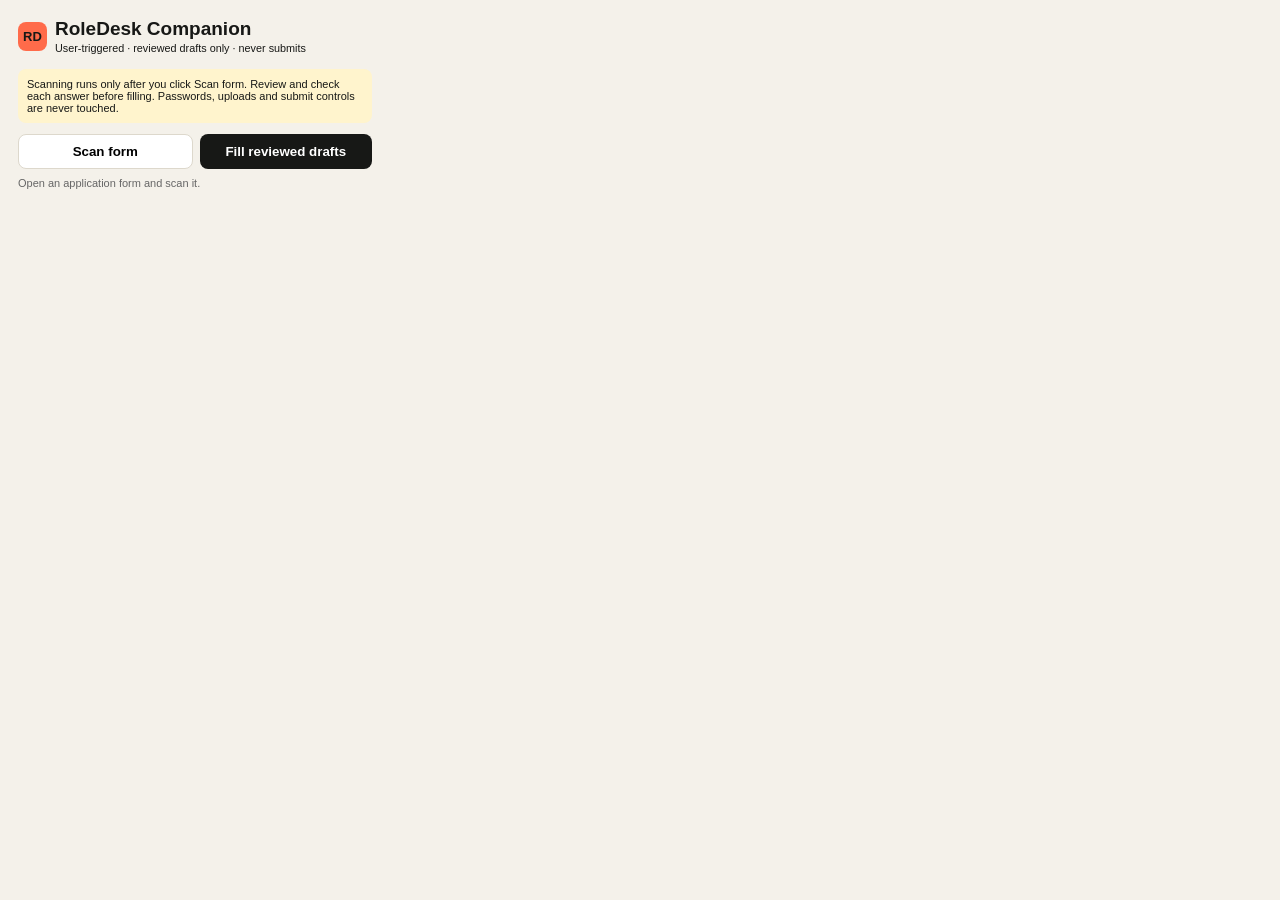
<file: extension/popup.html>
<!doctype html><html><head><meta charset="utf-8"><style>*{box-sizing:border-box}body{width:390px;margin:0;background:#f4f1ea;color:#171816;font:13px Arial,sans-serif;padding:18px}h1{font-size:19px;margin:0}.brand{display:flex;align-items:center;gap:8px;margin-bottom:14px}.mark{display:grid;place-items:center;width:29px;height:29px;border-radius:8px;background:#ff6b4a;font-weight:800}.notice{padding:9px;background:#fff4cd;border-radius:8px;font-size:11px;margin:11px 0}.field{padding:9px;background:white;border:1px solid #ddd8cc;border-radius:8px;margin:7px 0}.field b{display:block;font-size:11px}.field small{color:#777}.field textarea{width:100%;margin-top:6px;border:1px solid #ddd8cc;border-radius:6px;padding:7px;font:12px Arial}.review{display:flex;align-items:flex-start;gap:6px;margin-top:7px;font-size:10px;color:#555}.review input{width:auto;margin:1px 0 0}.actions{display:flex;gap:7px;margin-top:11px}button{flex:1;border:0;border-radius:8px;padding:9px;font-weight:700;cursor:pointer}button.primary{background:#171816;color:white}button.secondary{background:white;border:1px solid #ddd8cc}.status{font-size:11px;margin-top:8px;color:#666}</style></head><body><div class="brand"><span class="mark">RD</span><div><h1>RoleDesk Companion</h1><small>User-triggered · reviewed drafts only · never submits</small></div></div><div class="notice">Scanning runs only after you click Scan form. Review and check each answer before filling. Passwords, uploads and submit controls are never touched.</div><div class="actions"><button class="secondary" id="scan">Scan form</button><button class="primary" id="fill" disabled>Fill reviewed drafts</button></div><div id="fields"></div><div class="status" id="status">Open an application form and scan it.</div><script src="popup.js"></script></body></html>
</file>
<file: styles.css>
:root{--paper:#f4f1ea;--white:#fffdf8;--ink:#171816;--muted:#6c6d67;--line:#d9d5ca;--coral:#ff6b4a;--lime:#d7f36b;--blue:#a9d8ff;--yellow:#ffd85c;--red:#c44432;--green:#347355;--shadow:0 14px 40px rgba(28,27,23,.08);--radius:20px}*{box-sizing:border-box}body{margin:0;background:var(--paper);color:var(--ink);font:14px/1.45 'DM Sans',sans-serif}button,input,select,textarea{font:inherit}.app-shell{min-height:100vh;display:grid;grid-template-columns:224px 1fr}.sidebar{position:sticky;top:0;height:100vh;padding:24px 16px;display:flex;flex-direction:column;border-right:1px solid var(--line);background:#ece9e1}.brand{display:flex;align-items:center;gap:10px;padding:0 9px 28px;color:var(--ink);text-decoration:none;font:800 21px 'Manrope'}.brand-mark{width:31px;height:31px;border-radius:9px;display:grid;place-items:center;background:var(--coral);transform:rotate(-5deg);font-size:11px;letter-spacing:-.04em}.sidebar nav{display:grid;gap:5px}.nav-item{border:0;background:transparent;border-radius:11px;color:#565751;padding:10px 11px;text-align:left;display:flex;align-items:center;gap:11px;cursor:pointer;font-weight:600}.nav-item span{font-size:18px;width:18px;text-align:center}.nav-item b{margin-left:auto;background:#ddd9cf;padding:1px 7px;border-radius:20px;font-size:11px}.nav-item:hover,.nav-item.active{background:var(--white);color:var(--ink);box-shadow:0 4px 14px rgba(0,0,0,.04)}.sidebar-spacer{flex:1}.guardrail-card{padding:15px;border:1px solid var(--line);background:rgba(255,255,255,.45);border-radius:14px;margin-bottom:12px}.guardrail-card strong{display:block;margin-top:3px}.guardrail-card p{color:var(--muted);font-size:12px;margin:6px 0 10px}.status-pill{font-size:11px;font-weight:700}.status-pill.safe{color:var(--green)}main{min-width:0;padding:0 34px 50px}.topbar{height:112px;display:flex;justify-content:space-between;align-items:center;gap:30px}.date-line{margin:0;text-transform:uppercase;letter-spacing:.13em;font-size:10px;font-weight:700;color:var(--muted)}h1,h2,h3{font-family:'Manrope';margin:0;line-height:1.1}h1{font-size:23px;margin-top:5px}h2{font-size:34px;letter-spacing:-.035em}h3{font-size:20px}.top-actions{display:flex;gap:10px}.search{width:285px;height:42px;border:1px solid var(--line);background:var(--white);border-radius:12px;padding:0 12px;display:flex;align-items:center;gap:8px}.search span{font-size:20px}.search input{width:100%;border:0;outline:0;background:transparent}.button{border:0;border-radius:11px;padding:11px 16px;cursor:pointer;font-weight:700}.button.primary{background:var(--ink);color:white}.button.primary:hover{background:var(--coral);color:var(--ink)}.button.secondary{background:var(--white);color:var(--ink);border:1px solid var(--line)}.button.wide{width:100%;margin-top:5px}.view{display:none}.view.active{display:block}.hero-grid{display:grid;grid-template-columns:1.75fr .8fr .8fr;gap:14px}.hero-card,.mini-card{border-radius:var(--radius);min-height:210px;padding:25px}.hero-card{background:var(--coral);display:flex;justify-content:space-between;position:relative;overflow:hidden}.hero-card:after{content:"";position:absolute;width:180px;height:180px;border:35px solid rgba(255,255,255,.15);border-radius:50%;right:-65px;bottom:-100px}.hero-card h2{font-size:33px;margin:13px 0 12px}.hero-card p{max-width:470px;margin:0;color:#4b2922}.eyebrow{text-transform:uppercase;letter-spacing:.13em;font-size:10px;font-weight:800;color:var(--muted)}.eyebrow.coral{color:#a12d19}.hero-score{align-self:flex-start;width:92px;height:92px;background:var(--white);border-radius:50%;display:flex;align-items:baseline;justify-content:center;padding-top:26px;z-index:1;transform:rotate(4deg)}.hero-score small{position:absolute;margin-top:-12px;font-size:8px;text-transform:uppercase}.hero-score strong{font:800 30px 'Manrope'}.hero-score span{font-size:11px}.mini-card{display:flex;flex-direction:column}.mini-card.ink{background:var(--ink);color:white}.mini-card.ink .eyebrow,.mini-card.ink p{color:#aaa}.mini-card.lime{background:var(--lime)}.mini-card strong{font:800 30px 'Manrope';margin-top:25px}.mini-card p{margin:3px 0;color:#5e604d}.spark-bars{height:50px;margin-top:auto;display:flex;gap:5px;align-items:flex-end}.spark-bars i{display:block;width:11%;background:var(--coral);border-radius:4px 4px 0 0}.spark-bars i:nth-child(1){height:30%}.spark-bars i:nth-child(2){height:55%}.spark-bars i:nth-child(3){height:42%}.spark-bars i:nth-child(4){height:80%}.spark-bars i:nth-child(5){height:68%}.spark-bars i:nth-child(6){height:100%}.trend{margin-top:auto;font-weight:700;font-size:12px}.toolbar{margin:28px 0 22px;display:flex;justify-content:space-between}.filter-group{display:flex;gap:7px;flex-wrap:wrap}.chip{border:1px solid var(--line);background:transparent;padding:8px 13px;border-radius:20px;cursor:pointer;color:var(--muted)}.chip.active,.chip:hover{background:var(--ink);border-color:var(--ink);color:white}.toolbar select{border:1px solid var(--line);background:var(--white);border-radius:10px;padding:8px 12px}.content-grid{display:grid;grid-template-columns:minmax(500px,1fr) 390px;gap:22px}.section-heading{display:flex;justify-content:space-between;align-items:end;margin-bottom:15px}.section-heading h3,.section-heading h2{margin-top:3px}.muted{color:var(--muted)}.opportunity-list{display:grid;gap:9px}.opp-card{display:grid;grid-template-columns:48px 1fr auto;gap:13px;align-items:center;padding:15px;background:var(--white);border:1px solid transparent;border-radius:15px;cursor:pointer;transition:.18s}.opp-card:hover,.opp-card.selected{border-color:var(--ink);transform:translateY(-1px);box-shadow:var(--shadow)}.platform-icon{width:45px;height:45px;border-radius:12px;display:grid;place-items:center;font-weight:800;background:var(--blue);font-size:13px}.opp-card:nth-child(3n+2) .platform-icon{background:var(--lime)}.opp-card:nth-child(3n) .platform-icon{background:#f3c9ff}.opp-main strong{font-size:15px}.opp-meta,.tag-row{display:flex;gap:8px;align-items:center;flex-wrap:wrap;color:var(--muted);font-size:11px;margin-top:5px}.tag{background:#f0ede5;padding:3px 7px;border-radius:5px;color:#555}.opp-side{text-align:right}.opp-side strong{font:800 20px 'Manrope'}.opp-side small{display:block;color:var(--muted)}.score-good{color:var(--green)}.score-mid{color:#aa6f08}.score-low{color:var(--red)}.detail-panel{position:sticky;top:20px;align-self:start;background:var(--white);border-radius:var(--radius);border:1px solid var(--line);min-height:430px;padding:22px;max-height:calc(100vh - 40px);overflow:auto}.detail-panel.empty{display:grid;place-items:center}.empty-state{text-align:center;max-width:250px;color:var(--muted)}.empty-state span{font-size:42px;color:var(--coral)}.empty-state h3{color:var(--ink);margin:8px}.detail-top{display:flex;justify-content:space-between;gap:10px}.detail-top h3{font-size:21px;margin-top:5px}.priority{padding:5px 9px;border-radius:7px;font-size:10px;font-weight:800;height:max-content}.priority.High{background:var(--lime)}.priority.Medium{background:var(--yellow)}.priority.Low,.priority.Skip{background:#ffc6bd}.chance-block{margin:20px 0;padding:16px;background:#f2efe7;border-radius:13px}.chance-row{display:grid;grid-template-columns:1fr 38px;gap:8px;align-items:center;margin:9px 0;font-size:12px}.meter{grid-column:1/-1;height:5px;background:#ddd9d0;border-radius:9px;overflow:hidden}.meter i{height:100%;display:block;background:var(--coral);border-radius:9px}.detail-section{border-top:1px solid var(--line);padding:14px 0}.detail-section h4{margin:0 0 7px;font-size:12px;text-transform:uppercase;letter-spacing:.08em}.detail-section p{margin:0;color:#565751;font-size:13px}.risk-list{display:grid;gap:6px}.risk-item{padding:7px 9px;background:#fff0ed;border-radius:8px;font-size:12px;color:#813a2f}.risk-item.safe-risk{background:#edf7ef;color:#306344}.detail-actions{display:grid;grid-template-columns:1fr 1fr;gap:8px;margin-top:5px}.text-button{background:transparent;border:0;text-decoration:underline;cursor:pointer;font-weight:700}.workspace-header{padding:30px 0 35px}.workspace-header h2{font-size:45px;margin:6px 0}.workspace-header p{color:var(--muted);font-size:16px}.studio-grid,.pricing-layout{display:grid;grid-template-columns:minmax(320px,.75fr) 1.25fr;gap:18px}.form-card,.output-card,.price-result{background:var(--white);border:1px solid var(--line);border-radius:var(--radius);padding:24px}.form-card{display:grid;gap:16px}.form-card label,dialog label{display:grid;gap:6px;font-size:12px;font-weight:700}.form-card input,.form-card select,dialog input,dialog select,dialog textarea{width:100%;border:1px solid var(--line);background:#faf8f2;border-radius:10px;padding:11px;outline:none}.form-card input:focus,.form-card select:focus,dialog input:focus,dialog textarea:focus{border-color:var(--coral)}.output-card{display:flex;flex-direction:column;min-height:430px}.output-top{display:flex;justify-content:space-between}.output-card textarea{flex:1;margin:12px 0;border:0;resize:none;outline:0;font:15px/1.7 'DM Sans';background:transparent}.notice{padding:11px 13px;border-radius:10px;background:#fff4cd;color:#68581e;font-size:11px}.notice.dark{background:#252623;color:#ccc;margin-top:18px}.followup-section{margin-top:30px}.message-grid{display:grid;grid-template-columns:repeat(4,1fr);gap:10px}.message-card{background:var(--white);border:1px solid var(--line);border-radius:14px;padding:15px;cursor:pointer}.message-card:hover{border-color:var(--coral)}.message-card strong{display:block;font-size:13px;margin-bottom:5px}.message-card p{font-size:11px;color:var(--muted);margin:0}.form-row{display:grid;grid-template-columns:1fr 1fr;gap:12px}.price-result{background:var(--coral)}.price-result .eyebrow{color:#743326}.price-range{margin:20px 0 25px}.price-range strong{font:800 44px 'Manrope';display:block}.price-range span{font-size:18px}.price-metrics{display:grid;grid-template-columns:repeat(3,1fr);gap:8px}.price-metrics div{background:rgba(255,255,255,.45);border-radius:12px;padding:13px}.price-metrics small{display:block;color:#6e3d34}.price-metrics strong{font-size:16px}.milestones{margin-top:20px;background:rgba(255,255,255,.35);border-radius:13px;padding:14px}.milestone{display:flex;justify-content:space-between;border-bottom:1px solid rgba(0,0,0,.12);padding:8px 0}.milestone:last-child{border:0}.kanban{display:grid;grid-template-columns:repeat(5,minmax(190px,1fr));gap:12px;overflow-x:auto;padding-bottom:20px}.kanban-column{background:#e8e4dc;border-radius:16px;padding:11px;min-height:500px}.kanban-head{display:flex;justify-content:space-between;padding:5px 4px 13px;font-weight:800;font-size:12px}.kanban-card{background:var(--white);padding:13px;border-radius:11px;margin-bottom:8px;box-shadow:0 2px 5px rgba(0,0,0,.03)}.kanban-card strong{display:block;font-size:12px}.kanban-card p{font-size:10px;color:var(--muted);margin:5px 0}.kanban-card select{width:100%;font-size:10px;border:0;background:#eeeae1;border-radius:6px;padding:5px}.kanban-card .card-budget{font-weight:800;color:var(--ink)}dialog{width:min(680px,calc(100vw - 30px));border:0;border-radius:22px;padding:25px;background:var(--white);box-shadow:0 30px 90px rgba(0,0,0,.3)}dialog::backdrop{background:rgba(20,20,18,.55);backdrop-filter:blur(4px)}dialog form{display:grid;gap:14px}.dialog-head{display:flex;justify-content:space-between}.icon-button{border:0;background:#ece9e1;border-radius:50%;width:34px;height:34px;font-size:20px;cursor:pointer}.dialog-actions{display:flex;justify-content:flex-end;gap:8px;margin-top:6px}.check{display:flex!important;grid-template-columns:auto 1fr!important;align-items:center}.check input{width:auto!important}.toast{position:fixed;bottom:25px;right:25px;background:var(--ink);color:white;border-radius:11px;padding:11px 16px;opacity:0;transform:translateY(12px);pointer-events:none;transition:.2s}.toast.show{opacity:1;transform:none}@media(max-width:1100px){.hero-grid{grid-template-columns:1fr 1fr}.hero-card{grid-column:1/-1}.content-grid{grid-template-columns:1fr}.detail-panel{position:static;max-height:none}.message-grid{grid-template-columns:repeat(2,1fr)}}@media(max-width:760px){.app-shell{display:block}.sidebar{position:static;height:auto;display:block;padding:12px}.brand{padding:5px 8px 14px}.sidebar nav{display:flex;overflow:auto}.nav-item{white-space:nowrap}.sidebar-spacer,.guardrail-card,#resetData{display:none}main{padding:0 15px 40px}.topbar{height:auto;padding:20px 0;display:block}.top-actions{margin-top:15px}.search{flex:1;width:auto}.hero-grid{grid-template-columns:1fr}.hero-card{min-height:260px}.mini-card{min-height:180px}.content-grid{display:block}.detail-panel{margin-top:15px}.toolbar{display:block}.toolbar select{margin-top:12px}.studio-grid,.pricing-layout{grid-template-columns:1fr}.message-grid{grid-template-columns:1fr 1fr}.form-row{grid-template-columns:1fr}.price-metrics{grid-template-columns:1fr}.workspace-header h2{font-size:36px}.topbar h1{font-size:20px}}

.source-launcher{margin:-8px 0 24px;padding:13px 15px;border:1px solid var(--line);border-radius:14px;background:rgba(255,255,255,.45);display:flex;align-items:center;justify-content:space-between;gap:15px}.source-launcher strong{display:block;font-size:12px;margin-top:2px}.source-links{display:flex;gap:6px;flex-wrap:wrap;justify-content:flex-end}.source-links a{font-size:10px;font-weight:700;color:var(--ink);text-decoration:none;background:var(--white);border:1px solid var(--line);border-radius:7px;padding:5px 8px}.source-links a:hover{border-color:var(--coral);color:#9e2e1c}@media(max-width:760px){.source-launcher{display:block}.source-links{justify-content:flex-start;margin-top:10px}}

.profile-heading{max-width:780px}.profile-grid{display:grid;grid-template-columns:minmax(370px,.8fr) 1.2fr;gap:18px}.resume-card,.profile-result,.search-command{background:var(--white);border:1px solid var(--line);border-radius:var(--radius);padding:24px}.resume-card-top{display:flex;align-items:flex-start;justify-content:space-between;margin-bottom:18px}.resume-card-top h3{margin-top:4px}.private-pill{font-size:10px;font-weight:800;color:var(--green);background:#edf7ef;padding:6px 9px;border-radius:20px}.resume-drop{min-height:190px;border:1.5px dashed #bbb7ad;border-radius:16px;background:#f7f4ed;display:flex;flex-direction:column;align-items:center;justify-content:center;text-align:center;gap:6px;cursor:pointer;padding:20px}.resume-drop:hover,.resume-drop.dragging{border-color:var(--coral);background:#fff1ed}.resume-drop .upload-icon{font-size:31px;color:var(--coral)}.resume-drop small{color:var(--muted);margin-bottom:8px}.resume-drop .button{display:inline-block}.resume-or{display:flex;align-items:center;gap:10px;color:var(--muted);font-size:10px;margin:14px 0}.resume-or:before,.resume-or:after{content:"";height:1px;flex:1;background:var(--line)}.resume-text{width:100%;min-height:115px;border:1px solid var(--line);background:#faf8f2;border-radius:11px;padding:12px;resize:vertical;outline:0}.resume-text:focus{border-color:var(--coral)}.profile-actions{display:flex;gap:8px;margin-top:12px}.parse-status{min-height:18px;margin:10px 0 0;color:var(--muted);font-size:11px}.profile-result{min-height:480px}.empty-profile{height:100%;display:grid;place-content:center;text-align:center;max-width:340px;margin:auto;color:var(--muted)}.empty-profile span{font-size:44px;color:var(--coral)}.empty-profile h3{color:var(--ink);margin:8px}.profile-identity{display:flex;justify-content:space-between;gap:20px;padding-bottom:18px;border-bottom:1px solid var(--line)}.profile-identity h3{font-size:27px;margin-top:4px}.profile-fit{width:82px;height:82px;background:var(--lime);border-radius:50%;display:grid;place-content:center;text-align:center;flex:none}.profile-fit strong{font:800 24px 'Manrope'}.profile-fit small{font-size:9px;text-transform:uppercase}.profile-block{padding:17px 0;border-bottom:1px solid var(--line)}.profile-block:last-child{border:0}.profile-block h4{font-size:10px;letter-spacing:.1em;text-transform:uppercase;margin:0 0 9px;color:var(--muted)}.skill-cloud{display:flex;flex-wrap:wrap;gap:7px}.skill-cloud span{background:#f0ede5;border-radius:7px;padding:6px 9px;font-size:11px;font-weight:700}.role-list{display:grid;grid-template-columns:1fr 1fr;gap:8px}.role-item{padding:10px 11px;background:#f6f3ec;border-radius:10px;display:flex;justify-content:space-between;font-size:12px}.role-item b{color:var(--green)}.profile-insight{padding:12px;background:#fff1ed;border-radius:11px;color:#633c34;font-size:12px}.search-command{margin-top:22px}.search-controls{display:grid;grid-template-columns:1.2fr 1fr 1fr auto;gap:10px;align-items:end;padding:15px;background:#f1eee6;border-radius:14px}.search-controls label{display:grid;gap:5px;font-size:10px;font-weight:800;text-transform:uppercase;letter-spacing:.07em;color:var(--muted)}.search-controls select{border:1px solid var(--line);border-radius:9px;background:var(--white);padding:10px;color:var(--ink);text-transform:none;letter-spacing:0}.search-results{display:grid;grid-template-columns:repeat(3,1fr);gap:10px;margin-top:16px}.search-card{padding:15px;border:1px solid var(--line);border-radius:14px;background:#faf8f2;display:flex;flex-direction:column;min-height:155px}.search-card .source-name{font:800 16px 'Manrope'}.search-card p{font-size:11px;color:var(--muted);margin:6px 0 12px}.search-card a{margin-top:auto;text-decoration:none;text-align:center}.search-card.client-search{background:#ecf7d0}.search-safety{margin-top:15px;padding:11px 13px;background:#252623;color:#bbb;border-radius:10px;font-size:11px}.search-safety strong{color:white}.profile-match-note{color:var(--green);font-weight:700}@media(max-width:1000px){.profile-grid{grid-template-columns:1fr}.search-controls{grid-template-columns:1fr 1fr}.search-results{grid-template-columns:1fr 1fr}}@media(max-width:760px){.search-controls,.search-results,.role-list{grid-template-columns:1fr}.profile-grid{display:block}.profile-result{margin-top:14px;min-height:360px}}
.linkedin-note{display:inline-block;width:max-content;margin:-4px 0 9px;padding:3px 6px;border-radius:5px;background:#e7f1ff;color:#205c9a;font-size:9px;font-weight:800;text-transform:uppercase;letter-spacing:.05em}

.email-heading{max-width:760px}.email-layout{display:grid;grid-template-columns:300px minmax(430px,1fr);gap:18px}.mail-account-card,.email-composer{background:var(--white);border:1px solid var(--line);border-radius:var(--radius);padding:24px}.mail-account-card{background:var(--ink);color:white;align-self:start}.mail-account-card .eyebrow{color:#999}.mail-mark{width:48px;height:48px;display:grid;place-items:center;border-radius:14px;background:var(--coral);color:var(--ink);font:800 22px 'Manrope';margin-bottom:22px;transform:rotate(-4deg)}.mail-account-card>input{width:100%;border:0;border-bottom:1px solid #555;background:transparent;color:white;padding:7px 0;font-weight:700;outline:0}.connection-state{display:flex;gap:10px;align-items:center;margin:18px 0;padding:12px;background:#242622;border-radius:11px}.connection-state i{width:9px;height:9px;background:var(--lime);border-radius:50%;box-shadow:0 0 0 5px rgba(215,243,107,.1)}.connection-state span{display:grid}.connection-state small{color:#999;font-size:9px}.mail-rules{border-top:1px solid #444;padding-top:17px}.mail-rules strong{font-size:11px;text-transform:uppercase;letter-spacing:.08em}.mail-rules p{font-size:11px;color:#bbb;margin:9px 0}.composer-top{display:flex;justify-content:space-between;align-items:start;border-bottom:1px solid var(--line);padding-bottom:17px;margin-bottom:16px}.composer-top h3{margin-top:4px}.email-fields{display:grid;gap:11px}.email-fields label{display:grid;grid-template-columns:72px 1fr;align-items:center;font-size:11px;font-weight:800;color:var(--muted)}.email-fields input,.email-fields textarea{border:1px solid var(--line);background:#faf8f2;border-radius:10px;padding:11px;color:var(--ink);outline:0}.email-fields input:focus,.email-fields textarea:focus{border-color:var(--coral)}.email-fields textarea{min-height:220px;resize:vertical;font:14px/1.6 'DM Sans'}.approval-check{display:flex;gap:10px;align-items:flex-start;margin:15px 0;padding:12px;border:1px solid var(--line);border-radius:11px;background:#f4f1ea;cursor:pointer}.approval-check input{accent-color:var(--coral);margin-top:3px}.approval-check span{display:grid;font-size:11px}.approval-check small{color:var(--muted)}.composer-actions{display:flex;justify-content:flex-end;gap:8px;margin-bottom:12px}.button:disabled{opacity:.4;cursor:not-allowed}.connection-state.pending i{background:var(--yellow)}@media(max-width:900px){.email-layout{grid-template-columns:1fr}.mail-account-card{display:grid;grid-template-columns:auto 1fr;column-gap:15px}.mail-account-card .mail-mark{grid-row:1/4}.mail-rules{grid-column:1/-1}}@media(max-width:760px){.email-fields label{grid-template-columns:1fr}.composer-top{display:block}.composer-top .button{margin-top:12px}.composer-actions{display:grid}.mail-account-card{display:block}}

.smart-heading{max-width:850px}.smart-console{background:var(--ink);border-radius:var(--radius);padding:20px;color:white}.smart-controls{display:grid;grid-template-columns:1.35fr .75fr .7fr auto;gap:10px;align-items:end}.smart-controls label{display:grid;gap:6px;color:#aaa;font-size:9px;font-weight:800;text-transform:uppercase;letter-spacing:.08em}.smart-controls input,.smart-controls select{border:1px solid #444;background:#242522;color:white;border-radius:10px;padding:11px;text-transform:none;letter-spacing:0;outline:0}.smart-controls input:focus,.smart-controls select:focus{border-color:var(--coral)}.smart-controls .button{background:var(--coral);color:var(--ink)}.source-health{display:flex;gap:16px;flex-wrap:wrap;margin-top:15px;padding-top:14px;border-top:1px solid #373835}.source-health span{display:flex;align-items:center;gap:6px;font-size:10px;color:#aaa}.source-health b{color:white}.source-health i{width:7px;height:7px;border-radius:50%}.source-health i.ready{background:var(--lime)}.source-health i.guided{background:var(--yellow)}.smart-platforms{display:grid;grid-template-columns:repeat(4,1fr);gap:9px;margin:12px 0}.smart-platforms a,.smart-platforms button{display:flex;justify-content:space-between;align-items:center;text-decoration:none;color:var(--ink);background:var(--white);border:1px solid var(--line);border-radius:11px;padding:12px 13px;cursor:pointer}.smart-platforms b{font-size:12px}.smart-platforms span{font-size:10px;color:var(--muted)}.smart-platforms a:hover,.smart-platforms button:hover{border-color:var(--coral)}.smart-status{padding:10px 13px;margin-bottom:20px;border-radius:10px;background:#e9e6de;color:var(--muted);font-size:11px}.smart-status.loading{background:#fff1ed;color:#76392f}.smart-status.success{background:#ecf7d0;color:#46571c}.smart-status.error{background:#ffe3de;color:#87382c}.smart-results-layout{display:grid;grid-template-columns:minmax(480px,1fr) 430px;gap:18px}.live-job-list{display:grid;gap:8px}.live-job-card{background:var(--white);border:1px solid transparent;border-radius:14px;padding:14px;display:grid;grid-template-columns:1fr auto;gap:12px;cursor:pointer}.live-job-card:hover,.live-job-card.selected{border-color:var(--ink);box-shadow:var(--shadow)}.live-job-card h4{margin:0;font:700 14px 'Manrope'}.live-job-card p{margin:4px 0;color:var(--muted);font-size:11px}.live-job-tags{display:flex;gap:5px;flex-wrap:wrap;margin-top:8px}.live-job-tags span{background:#f0ede5;padding:3px 6px;border-radius:5px;font-size:9px}.live-job-score{width:50px;height:50px;border-radius:50%;display:grid;place-content:center;text-align:center;background:var(--lime)}.live-job-score.mid{background:var(--yellow)}.live-job-score.low{background:#ffd7cf}.live-job-score b{font:800 17px 'Manrope'}.live-job-score small{font-size:7px;text-transform:uppercase}.live-detail{position:sticky;top:18px;align-self:start;max-height:calc(100vh - 36px);overflow:auto;background:var(--white);border:1px solid var(--line);border-radius:var(--radius);padding:22px;min-height:480px}.live-detail.empty{display:grid;place-items:center}.smart-empty{text-align:center;color:var(--muted);max-width:330px;margin:auto;padding:34px 10px}.smart-empty span{font-size:36px;color:var(--coral)}.smart-empty h3{color:var(--ink);margin:8px}.live-detail-head{display:flex;justify-content:space-between;gap:12px}.live-detail-head h3{font-size:22px;margin:5px 0}.source-badge{display:inline-block;background:#e8f2ff;color:#245f98;border-radius:6px;padding:4px 7px;font-size:9px;font-weight:800}.fit-summary{display:grid;grid-template-columns:80px 1fr;gap:12px;align-items:center;margin:17px 0;padding:14px;background:#f3f0e8;border-radius:13px}.fit-number{font:800 29px 'Manrope';text-align:center}.fit-number small{font:500 8px 'DM Sans';display:block;text-transform:uppercase}.fit-summary p{margin:0;font-size:11px;color:var(--muted)}.live-description{max-height:270px;overflow:auto;font-size:12px;line-height:1.65;color:#4f504b;padding-right:6px}.contact-find{margin:14px 0;padding:11px;border-radius:10px;background:#edf7ef;font-size:11px}.contact-find.none{background:#f1eee6;color:var(--muted)}.live-actions{display:grid;grid-template-columns:1fr 1fr;gap:7px;margin:14px 0}.live-actions a{text-align:center;text-decoration:none}.form-assistant{border-top:1px solid var(--line);padding-top:15px;margin-top:15px}.form-assistant textarea{width:100%;min-height:100px;border:1px solid var(--line);border-radius:9px;background:#faf8f2;padding:10px;resize:vertical;font-size:11px}.form-answer-output{white-space:pre-wrap;font-size:11px;line-height:1.6;background:#262724;color:#ddd;padding:12px;border-radius:10px;margin-top:9px}.smart-ai-note{font-size:9px;color:var(--muted);margin-top:6px}@media(max-width:1100px){.smart-controls{grid-template-columns:1fr 1fr}.smart-results-layout{grid-template-columns:1fr}.live-detail{position:static;max-height:none}.smart-platforms{grid-template-columns:1fr 1fr}}@media(max-width:760px){.smart-controls,.smart-platforms{grid-template-columns:1fr}.smart-results-layout{display:block}.live-detail{margin-top:14px}}
.completion-note{margin:0 0 12px;color:var(--muted);font-size:11px}.completion-form{display:grid;grid-template-columns:1fr 1fr;gap:10px;margin-bottom:12px}.completion-form label{display:grid;gap:5px;font-size:10px;font-weight:800;text-transform:uppercase;letter-spacing:.06em;color:var(--muted)}.completion-form input,.completion-form textarea{width:100%;border:1px solid var(--line);background:#faf8f2;border-radius:9px;padding:9px;color:var(--ink);text-transform:none;letter-spacing:0;outline:0}.completion-form textarea{min-height:72px;resize:vertical}.completion-form input:focus,.completion-form textarea:focus{border-color:var(--coral)}.missing-chip{background:#ffe5df!important;color:#8b3b2e!important}.missing-row{grid-column:1/-1;padding:10px;background:#fff0ed;border-radius:9px;color:#874033;font-size:11px}@media(max-width:760px){.completion-form{grid-template-columns:1fr}}
.identity-warning,.profile-warning{padding:11px 13px;border:1px solid #f0b8a8;border-radius:10px;background:#fff4ef;color:#8b341f;font-size:.86rem;font-weight:650;margin-bottom:12px}
.mail-signature{margin-top:8px;padding:9px 10px;border-radius:8px;background:rgba(255,255,255,.08);font-size:.82rem;color:#bbb}
.setup-checklist{display:grid;grid-template-columns:repeat(2,minmax(0,1fr));gap:8px;margin:14px 0;padding:12px;border-radius:12px;background:#f6f3ec}
.setup-checklist span{font-size:.82rem;color:var(--muted)}.setup-checklist span.done{color:#23704a;font-weight:650}
.card-source-row{display:flex;align-items:center;gap:8px;margin-bottom:5px;font-size:.68rem;font-weight:750;letter-spacing:.04em;text-transform:uppercase;color:var(--muted)}
.low-relevance{padding:3px 6px;border-radius:99px;background:#fff0e8;color:#9b452a}.below-threshold{opacity:.78}.match-reason{display:block;margin:6px 0;color:var(--muted)}
.match-breakdown{display:grid;grid-template-columns:repeat(4,minmax(0,1fr));gap:7px;margin:12px 0}.match-breakdown span{padding:8px;border:1px solid var(--line);border-radius:9px;background:#f6f3ec;font-size:.68rem;color:var(--muted)}.match-breakdown b{display:block;font-size:1rem;color:var(--ink)}.match-breakdown .penalty b{color:#b24a32}
.application-route{padding:10px 12px;border-radius:9px;background:#f2f6ff;color:var(--muted);font-size:.82rem;margin:12px 0}
@media(max-width:700px){.setup-checklist,.match-breakdown{grid-template-columns:1fr 1fr}.smart-controls .button,.live-actions .button,.live-actions a{width:100%;justify-content:center}}
</file>
<file: cloud.css>
.cloud-button{display:flex;align-items:center;gap:7px;background:var(--white);border:1px solid var(--line);color:var(--ink);white-space:nowrap}
.cloud-button i{width:8px;height:8px;border-radius:50%;background:var(--yellow)}
.cloud-button.connected i{background:var(--green);box-shadow:0 0 0 4px rgba(52,115,85,.12)}
.account-dialog{max-width:520px}
.account-copy{color:var(--muted);margin:0 0 4px}
.account-actions{display:flex;justify-content:flex-end;gap:8px;flex-wrap:wrap;margin-top:14px}
.account-hint{font-size:10px;color:var(--muted);margin:10px 0 0}
.signed-in-card{display:flex;align-items:center;gap:12px;padding:14px;background:#edf7ef;border-radius:12px}
.signed-in-card i{width:11px;height:11px;border-radius:50%;background:var(--green);box-shadow:0 0 0 5px rgba(52,115,85,.12)}
.signed-in-card div{display:grid}
.signed-in-card small{color:var(--muted)}
.parse-status.error{color:var(--red)}
.public-landing{display:none}
.signed-out-mode .public-landing{display:block}
.signed-out-mode .app-shell{display:none}
.signed-in-mode .public-landing{display:none}
.auth-pending .app-shell,.auth-pending .public-landing{visibility:hidden}
.legacy-recovery{display:grid;gap:6px;margin-top:12px;padding:12px;border:1px solid var(--yellow);border-radius:11px;background:#fff4cd}
.legacy-recovery small{color:var(--muted)}
.legacy-recovery .button{justify-self:start;margin-top:3px}
@media(max-width:760px){.cloud-button span{display:none}.cloud-button{padding:11px}.top-actions{flex-wrap:wrap}}
</file>
<file: resume-builder.css>
.ats-heading{max-width:850px}.ats-onboarding{display:grid;grid-template-columns:repeat(4,1fr);gap:8px;margin:-10px 0 16px}.ats-onboarding div{display:flex;align-items:center;gap:9px;padding:11px 12px;border:1px solid var(--line);border-radius:12px;background:var(--white);font-size:11px;font-weight:700}.ats-onboarding b{display:grid;place-items:center;width:25px;height:25px;border-radius:8px;background:var(--coral)}
.ats-controls-card,.ats-editor-card,.ats-score-card,.ats-issues-card,.ats-version-card{background:var(--white);border:1px solid var(--line);border-radius:var(--radius);padding:20px}.ats-controls{display:grid;grid-template-columns:1fr 1fr 1fr;gap:10px}.ats-controls label{display:grid;gap:5px;font-size:10px;font-weight:800;text-transform:uppercase;letter-spacing:.07em;color:var(--muted)}.ats-controls input,.ats-controls select{border:1px solid var(--line);border-radius:9px;background:#faf8f2;padding:10px;color:var(--ink);text-transform:none;letter-spacing:0}.ats-actions{display:flex;align-items:center;gap:8px;margin-top:13px}.ats-actions span{margin-left:auto;color:var(--muted);font-size:11px}
.ats-editor-grid{display:grid;grid-template-columns:1fr 1fr;gap:14px;margin-top:14px}.ats-editor-card{min-height:470px;display:flex;flex-direction:column}.ats-editor-card.improved{border-color:#b9cc68;background:#fbfff0}.ats-card-head{display:flex;justify-content:space-between;align-items:start}.ats-card-head h3{margin-top:4px}.ats-editor-card textarea{flex:1;min-height:390px;margin-top:12px;border:0;background:transparent;resize:vertical;outline:0;font:12px/1.55 ui-monospace,SFMono-Regular,Consolas,monospace;color:var(--ink)}.truth-warning{min-height:18px;color:#9a3c28;font-size:10px;font-weight:700}
.ats-review-grid{display:grid;grid-template-columns:1fr 1fr;gap:14px;margin-top:14px}.ats-score-card{display:grid;grid-template-columns:130px 1fr;gap:18px}.ats-score{width:120px;height:120px;border-radius:50%;background:var(--lime);display:grid;place-content:center;text-align:center}.ats-score strong{font:800 34px 'Manrope'}.ats-score span,.ats-score small{font-size:9px;text-transform:uppercase}.ats-section-scores{display:grid;grid-template-columns:repeat(3,1fr);gap:7px}.ats-section-scores span{padding:8px;border-radius:8px;background:#f2efe7;font-size:9px;text-transform:capitalize}.ats-section-scores b{display:block;font-size:13px}.ats-issues-card h3{margin:4px 0 12px}.ats-issues-card ul{margin:0;padding-left:18px;color:var(--muted);font-size:11px;line-height:1.6}.ats-issues-card p{padding:9px;border-radius:8px;background:#fff4cd;color:#6b591c;font-size:10px}
.ats-save-bar{display:flex;align-items:center;gap:8px;margin-top:14px;padding:14px;border-radius:14px;background:var(--ink);color:white}.ats-save-bar>div{display:grid;margin-right:auto}.ats-save-bar span{font-size:9px;color:#aaa}.ats-version-card{margin-top:14px}.ats-versions{display:grid;grid-template-columns:repeat(3,1fr);gap:8px}.ats-versions button{display:grid;text-align:left;border:1px solid var(--line);border-radius:10px;background:#faf8f2;padding:11px;cursor:pointer}.ats-versions button:hover{border-color:var(--coral)}.ats-versions span,.ats-empty{font-size:10px;color:var(--muted)}
.extended-profile-fields{display:contents}.completion-form select{width:100%;border:1px solid var(--line);background:#faf8f2;border-radius:9px;padding:9px;color:var(--ink);text-transform:none;letter-spacing:0}.profile-wide{grid-column:1/-1}.profile-confidence{grid-column:1/-1;display:grid;grid-template-columns:repeat(3,1fr);gap:7px;margin:2px 0 12px;padding:11px;border-radius:11px;background:#f2efe7}.profile-confidence>div{grid-column:1/-1;display:flex;justify-content:space-between;gap:10px}.profile-confidence>div span{color:var(--muted);font-size:10px}.profile-confidence>span{display:grid;padding:7px;border-radius:7px;background:white;font-size:9px;text-transform:capitalize}.profile-confidence>span b{font-size:10px}.confidence-found-in-resume{border-left:3px solid var(--green)}.confidence-needs-review{border-left:3px solid #d9aa37}.confidence-user-added{border-left:3px solid #477eb3}.confidence-missing{border-left:3px solid var(--coral)}
@media(max-width:1000px){.ats-editor-grid,.ats-review-grid{grid-template-columns:1fr}.ats-controls{grid-template-columns:1fr 1fr}.ats-save-bar{flex-wrap:wrap}.ats-save-bar>div{width:100%}.ats-versions{grid-template-columns:1fr 1fr}}
@media(max-width:700px){.ats-onboarding,.ats-controls,.ats-versions{grid-template-columns:1fr}.ats-actions{display:grid}.ats-actions span{margin:0}.ats-score-card{grid-template-columns:1fr}.ats-score{margin:auto}.ats-section-scores{grid-template-columns:1fr 1fr}.ats-save-bar .button{width:100%}.profile-confidence{grid-template-columns:1fr}.profile-confidence>div{display:grid}}
</file>
<file: smart-engine.css>
.smart-mode-banner{display:flex;align-items:center;gap:10px;margin:-8px 0 16px;padding:11px 14px;border:1px solid #bdd0ef;border-radius:12px;background:#eef5ff;color:#23486c;font-size:11px}
.smart-mode-banner b{white-space:nowrap}.smart-mode-banner span{color:#536a7f}.smart-output-actions{display:flex;gap:5px}.smart-confidence{margin:0 0 12px;padding:8px 10px;border-radius:8px;background:#eef5ff;color:#315b83;font-size:10px;font-weight:700}.smart-warning-list{margin:10px 0;padding:10px 10px 10px 28px;border:1px solid #efc09f;border-radius:9px;background:#fff6eb;color:#7b4522;font-size:10px;line-height:1.5}.match-confidence{display:inline-flex;margin-top:7px;padding:4px 7px;border-radius:99px;background:#eef5ff;color:#315b83;font-size:9px;font-weight:800}.smart-save-state{color:#23704a;font-size:10px;font-weight:700}
@media(max-width:700px){.smart-mode-banner{display:grid}.smart-output-actions{flex-wrap:wrap}.composer-actions{grid-template-columns:1fr 1fr}}
.search-intent-panel{margin:0 0 18px;padding:18px;border:1px solid var(--line);border-radius:16px;background:var(--white)}.search-intent-head{display:flex;align-items:flex-start;justify-content:space-between;gap:18px}.search-intent-head h3{margin:4px 0}.search-intent-head p{margin:0;color:var(--muted);font-size:10px}.search-intent-grid{display:grid;grid-template-columns:repeat(2,minmax(0,1fr));gap:9px;margin:15px 0}.search-intent-grid label{display:grid;gap:5px;color:var(--muted);font-size:9px;font-weight:800;text-transform:uppercase;letter-spacing:.06em}.search-intent-grid input,.search-intent-grid textarea,.search-intent-grid select{width:100%;padding:9px;border:1px solid var(--line);border-radius:9px;background:#faf8f2;color:var(--ink);text-transform:none;letter-spacing:0}.search-intent-grid textarea{min-height:68px;resize:vertical}.search-intent-checks{display:flex;gap:12px;flex-wrap:wrap;margin:0 0 12px}.search-intent-checks label{font-size:10px;font-weight:700}.search-intent-checks input{accent-color:var(--coral)}@media(max-width:760px){.search-intent-head{display:block}.search-intent-head .button{width:100%;margin-top:12px}.search-intent-grid{grid-template-columns:1fr}.search-intent-checks{display:grid}.search-intent-panel>.button{width:100%}}
.search-skeleton{display:grid;gap:10px;padding:18px;border:1px solid var(--line);border-radius:14px;background:var(--white)}.search-skeleton span{display:block;height:12px;border-radius:99px;background:linear-gradient(90deg,#ece8de 25%,#f8f5ed 50%,#ece8de 75%);background-size:200% 100%;animation:search-pulse 1.2s ease-in-out infinite}.search-skeleton span:nth-child(2){width:78%}.search-skeleton span:nth-child(3){width:55%}.search-skeleton p{margin:2px 0 0;color:var(--muted);font-size:10px}@keyframes search-pulse{to{background-position:-200% 0}}@media(prefers-reduced-motion:reduce){.search-skeleton span{animation:none}}.live-score-stack{display:grid;gap:5px;justify-items:end;text-align:right}.live-score-stack>small{max-width:100px;color:var(--muted);font-size:8px}
</file>
<file: portal-center.css>
.portal-heading{max-width:850px}.portal-overview{display:flex;justify-content:space-between;align-items:center;gap:15px;margin:-8px 0 18px;padding:14px 16px;border:1px solid var(--line);border-radius:14px;background:var(--white)}.portal-overview p{margin:3px 0 0;color:var(--muted);font-size:11px}.portal-overview span{font-size:10px;font-weight:800;color:#315b83;background:#eef5ff;border-radius:99px;padding:7px 10px;white-space:nowrap}.portal-grid{display:grid;grid-template-columns:repeat(3,minmax(0,1fr));gap:12px}.portal-card{display:flex;flex-direction:column;min-height:320px;padding:18px;border:1px solid var(--line);border-radius:16px;background:var(--white)}.portal-card-top{display:flex;justify-content:space-between;gap:10px}.portal-card h3{margin:4px 0;font-size:18px}.portal-category{font-size:9px;text-transform:uppercase;letter-spacing:.08em;color:var(--muted)}.portal-status{height:max-content;padding:4px 7px;border-radius:99px;font-size:8px;font-weight:800;text-transform:uppercase}.status-live-api{background:var(--lime)}.status-guided-search{background:#dcecff;color:#245f98}.status-manual-import{background:#fff0cf;color:#795f16}.portal-card dl{display:grid;gap:7px;margin:14px 0}.portal-card dl div{display:grid;grid-template-columns:72px 1fr;gap:8px;font-size:10px}.portal-card dt{color:var(--muted)}.portal-card dd{margin:0;font-weight:700}.portal-card p{color:var(--muted);font-size:10px;line-height:1.5}.portal-card small{margin-top:auto;color:var(--muted);font-size:8px}.portal-card .button{margin-top:12px;text-decoration:none;text-align:center}.search-filter-bar{display:grid;grid-template-columns:repeat(5,1fr);gap:8px;margin:0 0 14px;padding:12px;border:1px solid var(--line);border-radius:13px;background:var(--white)}.search-filter-bar label{display:grid;gap:4px;font-size:8px;font-weight:800;text-transform:uppercase;color:var(--muted)}.search-filter-bar select,.search-filter-bar input{width:100%;padding:8px;border:1px solid var(--line);border-radius:8px;background:#faf8f2;color:var(--ink)}.search-metrics{display:grid;grid-template-columns:repeat(4,1fr);gap:7px;margin-bottom:14px}.search-metrics span{padding:9px;border-radius:9px;background:#f2efe7;color:var(--muted);font-size:9px}.search-metrics b{display:block;color:var(--ink);font-size:15px}.import-help{margin:-3px 0 8px;color:var(--muted);font-size:10px}.import-result{padding:10px;border-radius:9px;background:#eef5ff;color:#315b83;font-size:10px}
@media(max-width:1050px){.portal-grid{grid-template-columns:1fr 1fr}.search-filter-bar{grid-template-columns:repeat(3,1fr)}}@media(max-width:700px){.portal-overview{display:grid}.portal-grid,.search-filter-bar{grid-template-columns:1fr}.search-metrics{grid-template-columns:1fr 1fr}.portal-card{min-height:auto}}
</file>
<file: email-desk.css>
.email-context-card,.email-followup-card,.email-history-card{margin-top:14px;padding:18px;border:1px solid var(--line);border-radius:16px;background:var(--white)}.email-context-grid{display:grid;grid-template-columns:1.2fr 1fr 1fr;gap:9px}.email-context-grid label,.communication-grid label,.followup-controls label{display:grid;gap:5px;font-size:9px;font-weight:800;text-transform:uppercase;letter-spacing:.06em;color:var(--muted)}.email-context-grid input,.email-context-grid select,.communication-grid input,.communication-grid select,.communication-grid textarea,.followup-controls select,.email-followup-card textarea{width:100%;padding:10px;border:1px solid var(--line);border-radius:9px;background:#faf8f2;color:var(--ink)}.email-status-row{display:flex;align-items:center;justify-content:space-between;gap:10px;margin:13px 0}.communication-badge{padding:5px 8px;border-radius:99px;background:#dcecff;color:#245f98;font-size:9px;font-weight:800}.communication-grid{display:grid;grid-template-columns:1fr 1fr;gap:9px}.communication-grid .wide{grid-column:1/-1}.communication-grid textarea{min-height:72px;resize:vertical}.email-manual-actions,.followup-actions{display:flex;gap:7px;flex-wrap:wrap;margin-top:10px}.email-warning-panel{margin:10px 0}.email-followup-card textarea{min-height:150px;resize:vertical;font:13px/1.55 'DM Sans'}.followup-controls{display:grid;grid-template-columns:1fr auto;gap:9px;align-items:end}.email-history-list{display:grid;gap:7px}.email-history-list button{display:grid;grid-template-columns:1fr auto;gap:5px;text-align:left;padding:10px;border:1px solid var(--line);border-radius:9px;background:#faf8f2;cursor:pointer}.email-history-list button span,.email-history-list button small{color:var(--muted);font-size:9px}.email-privacy{margin-top:12px;padding:10px;border-radius:9px;background:#eef5ff;color:#315b83;font-size:10px}.manual-verification{font-size:9px;color:var(--muted);margin-top:8px}
@media(max-width:900px){.email-context-grid,.communication-grid{grid-template-columns:1fr}.communication-grid .wide{grid-column:auto}}@media(max-width:700px){.followup-controls{grid-template-columns:1fr}.email-manual-actions .button,.followup-actions .button{width:100%}}
</file>
<file: tracker-dashboard.css>
.tracker-heading{display:flex;align-items:end;justify-content:space-between;gap:20px;padding:18px 0 24px}.tracker-heading h2{font-size:42px;margin:5px 0 7px}.tracker-heading p{max-width:680px;margin:0;color:var(--muted)}.tracker-analytics{display:grid;grid-template-columns:repeat(6,1fr);gap:9px}.tracker-stat{padding:15px;background:var(--white);border:1px solid var(--line);border-radius:14px;min-height:92px}.tracker-stat strong{display:block;font:800 24px 'Manrope'}.tracker-stat span{font-size:10px;color:var(--muted)}.tracker-stat.action{background:#fff0ed;border-color:#ffc6bd}.tracker-stat.good{background:#ecf7d0}.conversion-strip{display:grid;grid-template-columns:repeat(5,1fr);gap:8px;margin:9px 0}.conversion-metric{padding:10px 12px;background:#e9e6de;border-radius:10px;display:flex;justify-content:space-between;gap:8px;font-size:10px}.conversion-metric b{font-size:12px}.pipeline-value-panel{display:flex;gap:12px;align-items:center;padding:14px 16px;background:var(--ink);color:white;border-radius:14px;margin-bottom:16px;overflow:auto}.pipeline-value-panel>div{min-width:140px}.pipeline-value-panel strong{display:block;font:800 18px 'Manrope'}.pipeline-value-panel span{font-size:9px;color:#aaa}.pipeline-value-panel .pipeline-warning{color:#ffd0c6}.tracker-toolbar{display:flex;align-items:start;justify-content:space-between;gap:15px;margin-bottom:15px}.tracker-view-toggle{display:flex;padding:3px;background:#e4e0d7;border-radius:10px}.tracker-view-toggle button{border:0;background:transparent;padding:7px 10px;border-radius:7px;font-size:10px;font-weight:800;cursor:pointer}.tracker-view-toggle button.active{background:var(--white);box-shadow:0 2px 8px rgba(0,0,0,.07)}.tracker-filters{display:flex;justify-content:flex-end;gap:6px;flex-wrap:wrap}.tracker-filters select{max-width:155px;border:1px solid var(--line);background:var(--white);border-radius:9px;padding:7px;font-size:10px}.tracker-layout{display:grid;grid-template-columns:minmax(0,1fr) 330px;gap:14px}.tracker-detail{position:sticky;top:18px;align-self:start;max-height:calc(100vh - 36px);overflow:auto;padding:18px;background:var(--white);border:1px solid var(--line);border-radius:16px}.tracker-detail.empty{min-height:280px;display:grid;place-items:center;text-align:center;color:var(--muted)}.tracker-detail.empty span{font-size:38px;color:var(--coral)}.tracker-detail-top{display:flex;justify-content:space-between;gap:10px}.tracker-detail-top h3{margin:4px 0}.tracker-detail-section{border-top:1px solid var(--line);padding-top:13px;margin-top:13px}.tracker-detail-section h4{margin:0 0 8px;text-transform:uppercase;font-size:9px;letter-spacing:.1em;color:var(--muted)}.tracker-detail label{display:grid;gap:4px;margin:8px 0;font-size:10px;font-weight:800}.tracker-detail input,.tracker-detail select,.tracker-detail textarea{width:100%;border:1px solid var(--line);background:#faf8f2;border-radius:8px;padding:8px}.tracker-detail textarea{min-height:75px;resize:vertical}.tracker-actions{display:grid;grid-template-columns:1fr 1fr;gap:6px;margin-top:9px}.tracker-actions .wide{grid-column:1/-1;margin:0}.followup-badge,.tracker-status-badge,.risk-badge{display:inline-block;padding:4px 7px;border-radius:20px;font-size:9px;font-weight:800}.followup-badge{background:var(--blue)}.followup-badge.overdue{background:#ffc6bd;color:#812d21}.followup-badge.due-today{background:var(--yellow)}.tracker-status-badge{background:var(--lime)}.risk-badge{background:#fff0ed;color:#813a2f}.tracker-card-meta{display:flex;gap:5px;flex-wrap:wrap;margin:7px 0}.kanban-card.selected{outline:2px solid var(--coral)}.kanban-card{cursor:pointer}.kanban-card small{display:block;color:var(--muted);font-size:9px}.tracker-list{display:grid;gap:8px}.tracker-list-card{display:grid;grid-template-columns:1fr auto;gap:12px;padding:14px;background:var(--white);border:1px solid var(--line);border-radius:13px;cursor:pointer}.tracker-list-card.selected{border-color:var(--coral)}.tracker-list-card p{margin:4px 0;color:var(--muted);font-size:11px}.tracker-list-side{text-align:right}.tracker-table-wrap{overflow:auto;background:var(--white);border:1px solid var(--line);border-radius:13px}.tracker-table{width:100%;border-collapse:collapse;font-size:10px}.tracker-table th,.tracker-table td{padding:10px;text-align:left;border-bottom:1px solid var(--line);white-space:nowrap}.tracker-table tbody tr{cursor:pointer}.tracker-table tbody tr:hover,.tracker-table tbody tr.selected{background:#fff1ed}.timeline-list{display:grid;gap:8px}.timeline-event{display:grid;grid-template-columns:8px 1fr;gap:8px;font-size:10px}.timeline-event:before{content:"";width:7px;height:7px;border-radius:50%;background:var(--coral);margin-top:4px}.timeline-event small{display:block;color:var(--muted)}.tracker-empty{padding:50px 20px;text-align:center;background:var(--white);border:1px dashed var(--line);border-radius:14px;color:var(--muted)}
.opportunity-score-grid{display:grid;grid-template-columns:1fr 1fr;gap:8px;margin:12px 0}.opportunity-score-grid>div{display:grid;gap:2px;padding:12px;border:1px solid var(--line);border-radius:12px;background:#f8f6ef}.opportunity-score-grid b{font:800 22px 'Manrope'}.opportunity-score-grid span{font-size:9px;font-weight:800;text-transform:uppercase;letter-spacing:.06em}.opportunity-score-grid small{color:var(--muted);font-size:9px}.opportunity-score-grid.compact b{font-size:18px}.next-action{padding:10px 12px;border-left:3px solid var(--coral);background:#fff2ed;border-radius:0 9px 9px 0;font-size:10px}.followup-suggestions{display:flex;gap:5px;flex-wrap:wrap}.followup-suggestions button{border:1px solid var(--line);border-radius:99px;background:var(--white);padding:5px 8px;font-size:9px;font-weight:800;cursor:pointer}.followup-suggestions button:hover{border-color:var(--coral)}.manual-verification{font-size:9px;color:var(--muted)}
@media(max-width:1200px){.tracker-analytics{grid-template-columns:repeat(4,1fr)}.tracker-layout{grid-template-columns:1fr}.tracker-detail{position:static;max-height:none}.tracker-toolbar{display:block}.tracker-filters{justify-content:flex-start;margin-top:9px}}
@media(max-width:760px){.tracker-heading{display:block}.tracker-heading-actions{margin-top:12px}.tracker-heading h2{font-size:34px}.tracker-analytics{grid-template-columns:repeat(2,1fr)}.conversion-strip{grid-template-columns:1fr 1fr}.tracker-filters select{max-width:none;flex:1 1 45%}.tracker-layout{display:block}.tracker-detail{margin-top:12px}.kanban{grid-template-columns:repeat(16,minmax(220px,1fr))}.tracker-list-card{grid-template-columns:1fr}.tracker-list-side{text-align:left}}
</file>
<file: mvp-polish.css>
.setup-center{margin:16px 0 24px;padding:20px;background:var(--white);border:1px solid var(--line);border-radius:var(--radius);box-shadow:0 8px 28px rgba(28,27,23,.05)}.setup-center-head{display:flex;justify-content:space-between;align-items:center;gap:18px}.setup-center-head h3{margin:4px 0}.setup-center-head p{margin:4px 0 0;color:var(--muted);font-size:12px}.setup-progress{width:66px;height:66px;display:grid;place-content:center;text-align:center;border-radius:50%;background:var(--lime);flex:none}.setup-progress strong{font:800 18px 'Manrope'}.setup-progress span{font-size:8px;text-transform:uppercase}.setup-progress-track{height:5px;margin:15px 0;background:#ebe7de;border-radius:9px;overflow:hidden}.setup-progress-track i{display:block;width:0;height:100%;background:var(--coral);border-radius:9px;transition:width .25s}.mvp-setup-list{display:grid;grid-template-columns:repeat(6,1fr);gap:7px}.mvp-setup-step{display:grid;grid-template-columns:22px 1fr;gap:7px;align-items:start;padding:9px;border:1px solid var(--line);background:#faf8f2;border-radius:10px;text-align:left;cursor:pointer;color:var(--ink)}.mvp-setup-step:hover{border-color:var(--coral)}.mvp-setup-step i{width:21px;height:21px;display:grid;place-items:center;border-radius:7px;background:#e5e1d8;font-style:normal;font-size:9px;font-weight:800}.mvp-setup-step span{display:grid;font-size:9px;font-weight:700;line-height:1.25}.mvp-setup-step small{font-size:8px;color:var(--muted);font-weight:500;margin-top:2px}.mvp-setup-step.done{background:#f5fadf;border-color:#cbdc85}.mvp-setup-step.done i{background:var(--lime)}.setup-next{display:flex;align-items:center;justify-content:space-between;gap:12px;margin-top:13px;padding-top:13px;border-top:1px solid var(--line)}.setup-next span{font-size:11px;color:var(--muted)}.product-footer{display:grid;grid-template-columns:auto 1fr;gap:3px 14px;align-items:center;margin-top:46px;padding:22px 0;border-top:1px solid var(--line);color:var(--muted)}.product-footer b{font:800 16px 'Manrope';color:var(--ink)}.product-footer span{font-weight:700}.product-footer small{grid-column:2;font-size:10px}.button:focus-visible,.nav-item:focus-visible,.chip:focus-visible,.mvp-setup-step:focus-visible,input:focus-visible,select:focus-visible,textarea:focus-visible,a:focus-visible{outline:3px solid rgba(255,107,74,.35);outline-offset:2px}.button:disabled{cursor:not-allowed;opacity:.55}.source-badge,.communication-badge,.match-confidence,.followup-badge{letter-spacing:.01em}.profile-warning,.identity-warning,.truth-warning,.notice{line-height:1.5}.empty-state p,.smart-empty p,.ats-empty{line-height:1.55}
@media(max-width:1200px){.mvp-setup-list{grid-template-columns:repeat(4,1fr)}}
@media(max-width:760px){.mvp-setup-list{grid-template-columns:repeat(2,1fr)}.setup-center-head{align-items:start}.setup-next{align-items:stretch;flex-direction:column}.setup-next .button{width:100%}.product-footer{grid-template-columns:1fr}.product-footer small{grid-column:1}.top-actions{width:100%}.top-actions .search{order:3;flex-basis:100%}.workspace-header{padding:24px 0 25px}.workspace-header p{font-size:14px}.hero-card,.mini-card{padding:20px}.output-top,.composer-top,.section-heading{gap:10px}.output-top{align-items:start}.tracker-heading-actions .button{width:100%}}
@media(max-width:420px){.mvp-setup-list{grid-template-columns:1fr}.setup-progress{width:58px;height:58px}.top-actions>.button{flex:1}.message-grid{grid-template-columns:1fr}}
.beta-banner{display:flex;align-items:center;justify-content:space-between;gap:18px;margin:0 0 18px;padding:13px 16px;border:1px solid #e7b8aa;border-radius:14px;background:#fff0ea}.beta-banner div{display:flex;align-items:center;gap:10px}.beta-banner strong{font:700 12px 'Manrope'}.beta-banner p{max-width:620px;margin:0;color:var(--muted);font-size:10px;line-height:1.45}.beta-label{padding:5px 8px;border-radius:999px;background:var(--coral);color:#fff;font-size:8px;font-weight:800;text-transform:uppercase;letter-spacing:.08em}.feedback-button{position:fixed;right:20px;bottom:20px;z-index:40;border:0;border-radius:999px;padding:11px 16px;background:var(--ink);color:#fff;font:700 11px 'Manrope';box-shadow:0 10px 30px rgba(23,24,22,.22);cursor:pointer}.feedback-button:hover{background:var(--coral)}.feedback-dialog{width:min(520px,calc(100vw - 28px));border:0;border-radius:18px;padding:0;box-shadow:0 30px 80px rgba(23,24,22,.28)}.feedback-dialog::backdrop{background:rgba(23,24,22,.55)}.feedback-dialog form{display:grid;gap:14px;padding:22px}.feedback-dialog label{display:grid;gap:6px;font-size:10px;font-weight:700}.feedback-dialog input,.feedback-dialog select,.feedback-dialog textarea{width:100%}.feedback-dialog textarea{min-height:130px;resize:vertical}.feedback-copy,.feedback-safety{margin:0;color:var(--muted);font-size:10px;line-height:1.55}.feedback-safety{padding:11px;border-radius:10px;background:#f5f2e9}.feedback-dialog .parse-status.error{color:#a5301d}
@media(max-width:760px){.beta-banner{align-items:flex-start;flex-direction:column}.beta-banner div{align-items:flex-start;flex-direction:column}.feedback-button{right:12px;bottom:12px}}
.admin-view{display:none}.admin-view.active{display:block}.admin-warning{padding:12px 14px;border:1px solid #e7b8aa;border-radius:12px;background:#fff0ea;font-size:11px;font-weight:700}.admin-status-grid{display:grid;grid-template-columns:repeat(5,1fr);gap:10px;margin:16px 0}.admin-status-grid article,.admin-card{padding:18px;border:1px solid var(--line);border-radius:14px;background:var(--white)}.admin-status-grid article{display:grid;gap:6px}.admin-status-grid span{font-size:9px;color:var(--muted);text-transform:uppercase;letter-spacing:.08em}.admin-status-grid strong{font:700 12px 'Manrope'}.admin-card{margin:16px 0}.admin-card h3{margin:4px 0 12px}.admin-add-form{display:grid;grid-template-columns:1.2fr 1.5fr .8fr auto;gap:10px;align-items:end}.admin-add-form label,.admin-card label{display:grid;gap:5px;font-size:9px;font-weight:700}.admin-table-wrap{overflow-x:auto;margin-top:16px}.admin-table{width:100%;border-collapse:collapse;font-size:10px}.admin-table th,.admin-table td{padding:9px;border-bottom:1px solid var(--line);text-align:left;vertical-align:middle}.admin-table th{font-size:8px;text-transform:uppercase;color:var(--muted)}.admin-table input{min-width:130px;padding:8px}.admin-row-actions,.admin-filters,.admin-feedback-action{display:flex;gap:7px;align-items:center}.admin-feedback-list{display:grid;gap:10px}.admin-feedback-item{padding:14px;border:1px solid var(--line);border-radius:12px;background:#faf8f2}.admin-feedback-head{display:flex;justify-content:space-between;gap:12px}.admin-feedback-head div{display:flex;align-items:center;gap:8px}.admin-feedback-head time,.admin-feedback-item small{color:var(--muted);font-size:9px}.admin-feedback-item p{white-space:pre-wrap;line-height:1.5}.admin-feedback-action{margin-top:10px}.admin-two-column{display:grid;grid-template-columns:1fr 1fr;gap:16px}.admin-two-column .admin-card{margin:0}.admin-card ul{padding-left:18px;color:var(--muted);font-size:10px;line-height:1.7}.admin-card textarea{min-height:220px;margin:8px 0;resize:vertical;font-size:10px;line-height:1.5}
.priority-label{padding:4px 7px;border-radius:999px;font-size:8px;font-weight:800}.priority-critical{background:#8f2719;color:#fff}.priority-high{background:#ffc6bd;color:#762b20}.priority-medium{background:var(--yellow);color:#604b0a}.priority-low{background:#e7e4dc;color:#555}.beta-issue-checklist{display:grid;grid-template-columns:repeat(2,1fr);gap:8px}.beta-issue-checklist article{display:grid;grid-template-columns:1fr auto;gap:4px 10px;padding:11px;border-radius:10px;background:#f5f2e9}.beta-issue-checklist span{font-size:10px;font-weight:700}.beta-issue-checklist strong{font:800 18px 'Manrope';grid-row:1/3;grid-column:2}.beta-issue-checklist small{color:var(--muted);font-size:8px}
@media(max-width:980px){.admin-status-grid{grid-template-columns:repeat(2,1fr)}.admin-add-form{grid-template-columns:1fr 1fr}.admin-two-column{grid-template-columns:1fr}}@media(max-width:620px){.admin-status-grid,.admin-add-form,.beta-issue-checklist{grid-template-columns:1fr}.admin-feedback-head{align-items:flex-start;flex-direction:column}}
.public-landing{min-height:100vh;background:var(--paper)}.landing-nav{max-width:1180px;margin:auto;padding:20px 28px;display:flex;align-items:center;justify-content:space-between}.landing-nav .brand{padding:0}.landing-main{max-width:1180px;margin:auto;padding:34px 28px 72px}.landing-hero{display:grid;grid-template-columns:1.45fr .65fr;gap:20px;align-items:stretch}.landing-hero>div,.landing-hero>aside{padding:42px;border-radius:26px}.landing-hero>div{background:var(--coral)}.landing-hero h1{max-width:760px;margin:12px 0 16px;font-size:clamp(42px,6vw,76px);line-height:.98;letter-spacing:-.055em}.landing-hero p{max-width:690px;font-size:16px}.landing-actions{display:flex;gap:9px;margin:24px 0 14px}.landing-actions a{text-decoration:none}.landing-hero small{font-weight:700}.landing-hero>aside{display:flex;flex-direction:column;justify-content:flex-end;background:var(--ink);color:white}.landing-hero>aside strong{font:800 28px/1.1 'Manrope';margin:16px 0 8px}.landing-hero>aside p{color:#c9c9c3;font-size:12px}.landing-card-label{color:var(--lime);font-size:9px;font-weight:800;text-transform:uppercase;letter-spacing:.12em}.landing-section{padding:82px 0 0}.landing-section-head{max-width:690px;margin-bottom:24px}.landing-section-head h2,.landing-safety h2{margin-top:7px;font-size:38px}.landing-steps{display:grid;grid-template-columns:repeat(3,1fr);gap:10px;padding:0;counter-reset:landing-step}.landing-steps li{list-style:none;min-height:120px;padding:20px;border:1px solid var(--line);border-radius:16px;background:var(--white);font-weight:700;counter-increment:landing-step}.landing-steps li:before{content:counter(landing-step);display:grid;place-items:center;width:28px;height:28px;margin-bottom:18px;border-radius:9px;background:var(--lime);font-size:11px}.landing-features{display:grid;grid-template-columns:repeat(4,1fr);gap:10px}.landing-features article{min-height:150px;padding:20px;border:1px solid var(--line);border-radius:16px;background:var(--white)}.landing-features strong{font:700 15px 'Manrope'}.landing-features p{color:var(--muted);font-size:11px}.landing-safety{display:grid;grid-template-columns:1.3fr .7fr;gap:30px;margin-top:82px;padding:38px;border-radius:24px;background:var(--blue)}.landing-safety p{max-width:700px}.landing-safety ul{margin:0;padding:20px;border-radius:16px;background:rgba(255,255,255,.6);font-size:11px;line-height:2}.landing-beta-note{display:flex;align-items:center;gap:12px;margin-top:18px;padding:18px 22px;border:1px solid #e7b8aa;border-radius:16px;background:#fff0ea}.landing-beta-note span{color:var(--muted);font-size:11px}.landing-beta-note .button{margin-left:auto}.landing-footer{max-width:1180px;margin:auto;padding:22px 28px;border-top:1px solid var(--line);display:flex;gap:12px;color:var(--muted);font-size:11px}.landing-footer b{color:var(--ink)}.first-week-checklist{margin-top:14px;padding:12px 14px;border:1px solid var(--line);border-radius:11px;background:#faf8f2}.first-week-checklist summary{cursor:pointer;font-size:10px;font-weight:800}.first-week-checklist ol{columns:2;margin:10px 0 0;padding-left:20px;color:var(--muted);font-size:9px;line-height:1.8}
@media(max-width:900px){.landing-hero,.landing-safety{grid-template-columns:1fr}.landing-features{grid-template-columns:repeat(2,1fr)}}@media(max-width:620px){.landing-nav,.landing-main{padding-left:16px;padding-right:16px}.landing-hero>div,.landing-hero>aside{padding:26px}.landing-hero h1{font-size:42px}.landing-steps,.landing-features{grid-template-columns:1fr}.landing-section{padding-top:56px}.landing-beta-note{align-items:flex-start;flex-direction:column}.landing-beta-note .button{margin-left:0}.first-week-checklist ol{columns:1}}
.dashboard-empty-state,.demo-mode-banner{display:flex;align-items:center;justify-content:space-between;gap:18px;margin-top:14px;padding:18px;border:1px solid var(--line);border-radius:16px;background:var(--white)}.dashboard-empty-state[hidden],.demo-mode-banner[hidden]{display:none}.dashboard-empty-state h3{margin:4px 0}.dashboard-empty-state p,.demo-mode-banner span{margin:0;color:var(--muted);font-size:11px}.dashboard-empty-state>div:last-child{display:flex;gap:8px;flex-wrap:wrap}.demo-mode-banner{border-color:#e7b8aa;background:#fff0ea}.demo-mode-banner div{display:grid;gap:3px}.demo-mode-banner strong,.demo-tag{color:#9b351f}.demo-record{border-color:#e7b8aa}.mini-card #pipelineValue,.mini-card #retainerCount{font-size:21px;line-height:1.15}.spark-bars i{position:relative;min-height:18px}.spark-bars i span{position:absolute;top:-15px;left:0;font-size:8px;color:#ddd}.chance-block{display:none}#pipelineChart[hidden]{display:none}
@media(max-width:760px){.dashboard-empty-state,.demo-mode-banner{align-items:flex-start;flex-direction:column}#loadDemoData{display:none}}
@media(max-width:760px){
  .button,.chip,.tracker-view-toggle button{min-height:44px}
  .top-actions,.profile-actions,.dialog-actions,.section-heading,.output-top{align-items:stretch;flex-wrap:wrap}
  .top-actions>*{min-width:0}.search{width:100%}
  .coverage-card,.career-directory,.email-context-card,.email-followup-card,.email-history-card,.email-composer,.mail-account-card,.admin-card{padding:15px}
  .coverage-cta-row .button,.packet-actions .button,.profile-actions .button,.dialog-actions .button{width:100%}
  .coverage-analytics{grid-template-columns:1fr}.career-grid{max-height:none}
  .tracker-view-toggle{max-width:100%;overflow-x:auto}.tracker-view-toggle button{white-space:nowrap}
  .tracker-filters{display:grid;grid-template-columns:1fr 1fr;width:100%}.tracker-filters select{max-width:none;width:100%}
  .kanban{display:flex;overflow-x:auto;scroll-snap-type:x proximity}.kanban-column{flex:0 0 min(82vw,300px);scroll-snap-align:start;min-height:360px}
  .admin-filters{width:100%;flex-wrap:wrap}.admin-filters select{flex:1 1 160px;min-width:0}
  .admin-table input{min-width:110px}.feedback-dialog form{padding:16px}
  .landing-footer,.product-footer{flex-wrap:wrap}.toast{right:12px;bottom:68px;max-width:calc(100vw - 24px)}
  .opp-main,.tracker-list-card>div,.packet-section,.admin-feedback-item{min-width:0;overflow-wrap:anywhere}
}
@media(max-width:430px){.tracker-filters{grid-template-columns:1fr}.message-grid{grid-template-columns:1fr}.landing-actions{align-items:stretch;flex-direction:column}.landing-actions .button{width:100%}}
.setup-head-actions,.setup-next>div{display:flex;align-items:center;gap:8px}.setup-center.skipped .setup-progress-track,.setup-center.skipped .mvp-setup-list,.setup-center.skipped .setup-next,.setup-center.skipped .first-week-checklist,.setup-center.skipped .setup-progress{display:none}.setup-center.skipped{padding:14px 18px}.setup-center.skipped .setup-center-head p::after{content:' Onboarding is hidden; select Show onboarding to restore it.'}
@media(max-width:760px){.setup-head-actions,.setup-next>div{width:100%;flex-wrap:wrap}.setup-next>div .button{flex:1 1 180px}.setup-center-head{align-items:flex-start;flex-direction:column}}
.activation-summary{display:grid;grid-template-columns:repeat(4,minmax(0,1fr));gap:10px;margin:16px 0}.activation-summary article{display:grid;gap:8px;min-height:126px;padding:15px;border:1px solid var(--line);border-radius:14px;background:var(--white)}.activation-summary span{font-size:9px;color:var(--muted);text-transform:uppercase;letter-spacing:.06em}.activation-summary strong{font:700 13px 'Manrope';line-height:1.35}.activation-summary button{align-self:end;width:max-content;max-width:100%;padding:0;border:0;background:none;color:var(--coral);font:700 10px 'Manrope';cursor:pointer;text-align:left}.activation-summary button:hover{text-decoration:underline}
@media(max-width:980px){.activation-summary{grid-template-columns:repeat(2,minmax(0,1fr))}}@media(max-width:520px){.activation-summary{grid-template-columns:1fr}}
</file>
<file: coverage-engine.css>
.coverage-heading{max-width:900px}.coverage-cta-row{display:flex;gap:9px;flex-wrap:wrap;margin:-14px 0 20px}.coverage-card,.career-directory{margin:18px 0;padding:22px;border:1px solid var(--line);border-radius:18px;background:var(--white)}.coverage-card h3{margin:5px 0 14px}.coverage-grid{display:grid;grid-template-columns:1fr 1fr;gap:16px}.role-cluster{display:grid;grid-template-columns:120px 1fr;gap:12px;padding:12px 0;border-bottom:1px solid var(--line)}.role-cluster>strong{text-transform:capitalize}.role-cluster>div{display:flex;gap:7px;flex-wrap:wrap}.role-cluster label{padding:6px 9px;border-radius:9px;background:#f2efe7;font-size:10px}.coverage-check{display:grid;grid-template-columns:1fr 150px;gap:10px;align-items:center;padding:7px 0;font-size:10px}.coverage-check select,.career-controls input,.career-controls select,.packet-workspace select,.packet-workspace input{padding:9px;border:1px solid var(--line);border-radius:9px;background:#faf8f2}.coverage-analytics{display:grid;grid-template-columns:repeat(3,1fr);gap:8px}.coverage-analytics div{padding:12px;border-radius:10px;background:#f2efe7}.coverage-analytics strong{display:block;font:800 18px 'Manrope'}.coverage-analytics span{font-size:8px;color:var(--muted)}.career-controls{display:grid;grid-template-columns:1fr 260px;gap:10px;margin-bottom:14px}.career-grid{display:grid;grid-template-columns:repeat(3,1fr);gap:10px;max-height:780px;overflow:auto}.career-card{display:flex;flex-direction:column;gap:8px;padding:16px;border:1px solid var(--line);border-radius:14px;background:#faf8f2}.career-card>span,.career-card small{font-size:8px;color:var(--muted)}.career-card p{font-size:10px;color:var(--muted);min-height:44px}.career-card>div{display:flex;gap:5px;flex-wrap:wrap}.career-card .button{padding:7px 9px;font-size:9px}.career-card select,.career-card input{padding:8px;border:1px solid var(--line);border-radius:8px}.packet-workspace>label{display:grid;gap:5px;margin-bottom:14px}.packet-safety{padding:12px;border-radius:10px;background:#fff0ea;font-weight:700}.packet-section{padding:18px 0;border-bottom:1px solid var(--line)}.packet-section h3{font-size:16px}.packet-pairs{display:grid;grid-template-columns:repeat(2,1fr);gap:8px}.packet-pairs div{display:grid;gap:3px;padding:10px;background:#f5f2e9;border-radius:9px}.packet-pairs b{font-size:8px;text-transform:uppercase;color:var(--muted)}.packet-pairs span{white-space:pre-wrap;font-size:11px}.route-quality{display:inline-block;padding:6px 9px;border-radius:99px;background:var(--lime);font-size:9px;font-weight:800}.route-quality.low,.route-quality.missing{background:#ffc6bd}.packet-section textarea{width:100%;min-height:150px;padding:11px;border:1px solid var(--line);border-radius:10px}.answer-kit{display:grid;grid-template-columns:1fr 1fr;gap:10px}.answer-kit article{display:grid;gap:7px;padding:12px;border:1px solid var(--line);border-radius:11px}.answer-kit textarea{min-height:110px}.answer-kit small{color:var(--muted)}.packet-actions{display:flex;gap:8px;align-items:end;flex-wrap:wrap;padding-top:16px}.packet-actions label{display:grid;gap:4px;font-size:9px}@media(max-width:900px){.coverage-grid,.career-grid,.packet-pairs,.answer-kit{grid-template-columns:1fr}.career-controls{grid-template-columns:1fr}.role-cluster{grid-template-columns:1fr}.coverage-analytics{grid-template-columns:1fr 1fr}}
</file>
<file: career-agent.css>
.career-agent-view{display:none}.career-agent-view.active{display:block}.career-agent-view{padding-bottom:3rem}.agent-hero{display:flex;justify-content:space-between;gap:2rem;align-items:flex-end;padding:2rem;border-radius:24px;background:#171816;color:#fff;margin-bottom:1rem}.agent-hero h2{font-size:clamp(1.8rem,4vw,3.2rem);margin:.35rem 0}.agent-hero p{color:#d9d6cf}.agent-trust{max-width:310px;padding:1rem;border:1px solid #45453f;border-radius:16px;display:grid;gap:.4rem}.agent-trust span{color:#c9c6bd;font-size:.86rem}.agent-panel{background:#fffdf7;border:1px solid #dedbd1;border-radius:20px;padding:1.25rem;margin-bottom:1rem}.agent-heading{display:flex;justify-content:space-between;align-items:flex-start;gap:1rem;margin-bottom:1rem}.agent-heading h3{margin:.25rem 0}.agent-heading small{color:#68665f}.agent-columns{display:grid;grid-template-columns:1.2fr .8fr;gap:1rem}.daily-plan,.priority-list,.variant-list,.interview-list{display:grid;gap:.65rem}.daily-action,.priority-row{display:flex;align-items:center;gap:1rem;border:1px solid #e4e0d7;border-radius:15px;padding:1rem}.daily-action>div,.priority-row>div{flex:1}.daily-action h4,.priority-row h4{margin:.15rem 0}.daily-action p,.priority-row p{margin:0;color:#68665f;font-size:.87rem}.daily-action.done{opacity:.58}.daily-action.done h4{text-decoration:line-through}.action-check{border:0;background:transparent;font-size:1.6rem;cursor:pointer}.priority-row>strong{font-size:1.65rem}.priority-badge{font-size:.69rem;text-transform:uppercase;letter-spacing:.08em;padding:.25rem .45rem;border-radius:999px;background:#e8e5dc}.priority-apply-today,.priority-follow-up-today{background:#d7f36a}.priority-avoid-not-relevant{background:#ffd0c4}.career-target-form,.notification-form{display:grid;gap:.75rem}.career-target-form>div{display:grid;grid-template-columns:1fr 1fr;gap:.75rem}.career-target-form label,.notification-form label{display:grid;gap:.35rem;font-size:.8rem;font-weight:700}.career-target-form input,.career-target-form select,.variant-form input,.outcome-form select,.notification-form select{width:100%;border:1px solid #cfcac0;border-radius:10px;padding:.72rem;background:#fff}.gap-grid{display:grid;grid-template-columns:repeat(2,minmax(0,1fr));gap:.7rem}.gap-grid article,.variant-list article{border:1px solid #e4e0d7;border-radius:13px;padding:.85rem;display:grid;gap:.3rem}.gap-grid span,.variant-list span{font-size:.78rem;color:#68665f}.gap-grid p{font-size:.84rem;margin:0}.variant-form,.outcome-form{display:flex;gap:.5rem;margin-bottom:.75rem}.variant-form input,.outcome-form select{flex:1}.agent-metrics{display:grid;grid-template-columns:repeat(4,minmax(0,1fr));gap:.7rem}.agent-metrics article{background:#f3f0e8;border-radius:14px;padding:1rem;display:grid;gap:.4rem}.agent-metrics span{font-size:.78rem;color:#68665f}.agent-metrics strong{font-size:1.4rem}.agent-empty{padding:1.5rem;background:#f3f0e8;border-radius:14px}.agent-empty.compact{padding:1rem}.agent-note{font-size:.82rem;color:#68665f}.agent-notifications{display:grid;gap:.5rem;margin-bottom:.8rem}.agent-notifications button{border:1px solid #e4e0d7;border-radius:12px;background:#f8f5ed;padding:.75rem;text-align:left;display:grid;gap:.2rem;cursor:pointer}.agent-notifications span{font-size:.78rem;color:#68665f}.interview-list details{border:1px solid #e4e0d7;border-radius:14px;padding:1rem}.interview-list summary{font-weight:700;cursor:pointer}@media(max-width:850px){.agent-columns{grid-template-columns:1fr}.agent-hero{align-items:flex-start;flex-direction:column}.agent-metrics{grid-template-columns:repeat(2,1fr)}}@media(max-width:560px){.daily-action{align-items:flex-start;flex-wrap:wrap}.daily-action>div{min-width:70%}.career-target-form>div,.gap-grid{grid-template-columns:1fr}.variant-form,.outcome-form{flex-direction:column}.agent-metrics{grid-template-columns:1fr 1fr}}
</file>
<file: job-trust.css>
.trust-chip{border-radius:999px;padding:.24rem .5rem;font-size:.68rem;font-weight:800}.trust-high{background:#d7f36a;color:#172000}.trust-mid{background:#dce9ff;color:#17304b}.trust-low{background:#ffd0c4;color:#5b1c0e}.trust-score-large{min-width:92px;border-radius:18px;background:#171816;color:#fff;padding:.85rem;text-align:center;font-size:1.55rem;font-weight:800}.trust-score-large small{display:block;font-size:.65rem;font-weight:600;color:#d9d6cf}.opportunity-score-grid.four{grid-template-columns:repeat(4,minmax(0,1fr))}.trust-explanation{margin:1rem 0;padding:1rem;border:1px solid #d8d4ca;border-left:5px solid #94b93d;border-radius:13px;background:#fbf8ef}.trust-explanation p{margin:.35rem 0 0;color:#68665f;font-size:.85rem}.company-intel dl{display:grid;gap:.6rem}.company-intel dl>div{display:grid;grid-template-columns:120px 1fr;gap:.75rem}.company-intel dt{font-weight:700;color:#68665f}.company-intel dd{margin:0}.source-health-dashboard{margin:1rem 0 1.5rem;background:#fffdf7;border:1px solid #dedbd1;border-radius:20px;padding:1rem}.source-health-summary{display:grid;grid-template-columns:repeat(4,minmax(0,1fr));gap:.65rem;margin-bottom:.75rem}.source-health-summary span{background:#f3f0e8;border-radius:12px;padding:.8rem;display:grid;gap:.2rem;font-size:.75rem;color:#68665f}.source-health-summary b{font-size:1.25rem;color:#171816}.source-health-rows{display:grid;gap:.5rem}.source-health-rows article{display:flex;align-items:center;gap:.7rem;border-top:1px solid #ebe7dd;padding:.65rem}.source-health-rows article>div{display:grid;flex:1}.source-health-rows span,.source-health-rows small{font-size:.75rem;color:#68665f}.source-health-rows i{width:10px;height:10px;border-radius:50%;background:#f0a85d}.source-health-rows i.active{background:#8fb93a}.source-health-rows i.failed{background:#e46f5b}.job-link-analyzer{display:flex;align-items:center;gap:.75rem;margin:-.25rem 0 .75rem}.job-link-analyzer span{font-size:.78rem;color:#68665f}.job-link-analyzer span.success{color:#316b28}.job-link-analyzer span.error{color:#a23425}@media(max-width:850px){.opportunity-score-grid.four,.source-health-summary{grid-template-columns:repeat(2,1fr)}}@media(max-width:560px){.opportunity-score-grid.four,.source-health-summary{grid-template-columns:1fr}.company-intel dl>div{grid-template-columns:1fr}.job-link-analyzer{align-items:flex-start;flex-direction:column}}
</file>
<file: application-kit.css>
.application-kit-view .workspace-header {
  margin-bottom: 18px;
}
.kit-controls {
  display: grid;
  grid-template-columns: 2fr 1fr 1fr auto;
  gap: 12px;
  align-items: end;
  background: #fffaf1;
  border: 1px solid rgba(23,24,22,.12);
  border-radius: 24px;
  padding: 18px;
  box-shadow: 0 18px 50px rgba(23,24,22,.06);
}
.application-kit-card,
.kit-history {
  background: #fffdf8;
  border: 1px solid rgba(23,24,22,.12);
  border-radius: 28px;
  padding: 20px;
  margin-top: 18px;
  box-shadow: 0 18px 60px rgba(23,24,22,.07);
}
.kit-head {
  display: flex;
  justify-content: space-between;
  gap: 16px;
  align-items: start;
}
.kit-head h2 {
  margin: 4px 0;
}
.kit-status {
  border-radius: 999px;
  background: #eaff80;
  color: #171816;
  padding: 8px 12px;
  font-weight: 800;
  white-space: nowrap;
}
.kit-score-grid {
  display: grid;
  grid-template-columns: repeat(5, minmax(0, 1fr));
  gap: 10px;
  margin: 18px 0;
}
.kit-score-grid span {
  display: grid;
  gap: 3px;
  border-radius: 18px;
  background: #171816;
  color: #fffaf1;
  padding: 14px;
  font-size: .82rem;
}
.kit-score-grid b {
  color: #ff7f6e;
  font-size: 1.7rem;
  line-height: 1;
}
.kit-warning {
  border: 1px solid rgba(255,127,110,.35);
  background: #fff1ec;
  border-radius: 18px;
  padding: 14px 16px;
}
.kit-warning ul,
.kit-suggestions {
  margin: 8px 0 0;
  padding-left: 18px;
}
.kit-layout {
  display: grid;
  grid-template-columns: 280px 1fr;
  gap: 16px;
  margin-top: 18px;
}
.kit-layout aside {
  background: #f7f0df;
  border-radius: 20px;
  padding: 16px;
  align-self: start;
  position: sticky;
  top: 14px;
}
.kit-check {
  display: flex;
  align-items: center;
  gap: 8px;
  padding: 9px 0;
  border-bottom: 1px solid rgba(23,24,22,.1);
  font-weight: 700;
}
.kit-check.done {
  color: #35633b;
}
.kit-assets {
  display: grid;
  gap: 14px;
}
.kit-assets article {
  border: 1px solid rgba(23,24,22,.1);
  border-radius: 22px;
  padding: 14px;
  background: #fffaf1;
}
.kit-asset-head {
  display: flex;
  justify-content: space-between;
  align-items: start;
  gap: 12px;
  margin-bottom: 10px;
}
.kit-asset-head strong {
  display: block;
  font-size: .95rem;
}
.kit-asset-head div:last-child {
  display: flex;
  flex-wrap: wrap;
  justify-content: end;
  gap: 6px;
}
.kit-assets textarea {
  min-height: 180px;
  width: 100%;
  resize: vertical;
  border: 1px solid rgba(23,24,22,.14);
  border-radius: 16px;
  padding: 14px;
  font: 500 .95rem/1.55 "DM Sans", system-ui, sans-serif;
  background: #fffdf8;
}
.kit-assets ul {
  margin: 10px 0 0;
  color: #6c6252;
  padding-left: 18px;
  font-size: .9rem;
}
.kit-actions {
  display: flex;
  flex-wrap: wrap;
  gap: 10px;
  margin-top: 16px;
}
.kit-safety {
  margin: 14px 0 0;
  color: #6c6252;
  font-size: .92rem;
}
.kit-history #kitHistory {
  display: grid;
  gap: 10px;
}
.kit-history button {
  text-align: left;
  border: 1px solid rgba(23,24,22,.1);
  border-radius: 16px;
  background: #fffaf1;
  padding: 12px;
  cursor: pointer;
}
.kit-history b,
.kit-history span {
  display: block;
}
@media (max-width: 980px) {
  .kit-controls,
  .kit-layout,
  .kit-score-grid {
    grid-template-columns: 1fr;
  }
  .kit-layout aside {
    position: static;
  }
  .kit-head,
  .kit-asset-head {
    flex-direction: column;
  }
}
</file>
<file: admin-analytics.css>
.admin-health-grid,
.admin-funnel-grid,
.admin-analytics-grid {
  display: grid;
  grid-template-columns: repeat(4, minmax(0, 1fr));
  gap: 10px;
  margin: 16px 0;
}
.admin-health-grid article,
.admin-funnel-step,
.admin-analytics-grid article {
  display: grid;
  gap: 6px;
  padding: 16px;
  border: 1px solid var(--line);
  border-radius: 14px;
  background: var(--white);
}
.admin-health-grid span,
.admin-funnel-step span,
.admin-analytics-grid span {
  color: var(--muted);
  font-size: 9px;
  font-weight: 800;
  letter-spacing: .08em;
  text-transform: uppercase;
}
.admin-health-grid strong,
.admin-funnel-step strong,
.admin-analytics-grid strong {
  font: 800 22px/1 "Manrope", sans-serif;
}
.admin-funnel-step small {
  color: var(--muted);
  font-size: 10px;
}
.admin-health-ok { border-color: #bfd8a7; background: #f5fadf; }
.admin-health-warn { border-color: #f3c96a; background: #fff6d8; }
.admin-health-critical { border-color: #e7b8aa; background: #fff0ea; }
.admin-table-search {
  display: flex;
  gap: 8px;
  align-items: center;
  flex-wrap: wrap;
  margin: 10px 0 14px;
}
.admin-table-search input,
.admin-table-search select {
  max-width: 280px;
}
.admin-user-list,
.admin-error-list,
.admin-source-list,
.admin-note-list {
  display: grid;
  gap: 10px;
}
.admin-user-row,
.admin-error-row,
.admin-source-row,
.admin-note-row {
  display: grid;
  grid-template-columns: 1.4fr repeat(4, minmax(90px, .7fr));
  gap: 10px;
  align-items: center;
  padding: 12px;
  border: 1px solid var(--line);
  border-radius: 12px;
  background: #faf8f2;
  font-size: 10px;
}
.admin-user-row b,
.admin-error-row b,
.admin-source-row b,
.admin-note-row b {
  display: block;
  font-size: 12px;
}
.admin-user-row small,
.admin-error-row small,
.admin-source-row small,
.admin-note-row small {
  color: var(--muted);
}
.admin-error-row {
  grid-template-columns: .8fr 1.2fr 2fr .8fr .8fr;
}
.admin-source-row {
  grid-template-columns: 1fr repeat(5, .7fr);
}
.admin-note-row {
  grid-template-columns: 1fr 1.5fr .8fr .8fr;
}
.admin-note-form {
  display: grid;
  grid-template-columns: 1fr 1fr 2fr auto;
  gap: 10px;
  align-items: end;
  margin-bottom: 12px;
}
.admin-note-form label {
  display: grid;
  gap: 5px;
  font-size: 9px;
  font-weight: 700;
}
.feedback-meta {
  display: flex;
  flex-wrap: wrap;
  gap: 6px;
  margin-top: 8px;
}
.feedback-meta span {
  padding: 4px 7px;
  border-radius: 999px;
  background: #eee9de;
  font-size: 8px;
  font-weight: 800;
}
@media (max-width: 1100px) {
  .admin-health-grid,
  .admin-funnel-grid,
  .admin-analytics-grid {
    grid-template-columns: repeat(2, minmax(0, 1fr));
  }
  .admin-user-row,
  .admin-error-row,
  .admin-source-row,
  .admin-note-row,
  .admin-note-form {
    grid-template-columns: 1fr;
  }
}
@media (max-width: 620px) {
  .admin-health-grid,
  .admin-funnel-grid,
  .admin-analytics-grid {
    grid-template-columns: 1fr;
  }
}
</file>
<file: billing.css>
.billing-banner,.checkout-notice{display:flex;justify-content:space-between;gap:1rem;align-items:center;background:#fff8ed;border:1px solid rgba(23,24,22,.12);border-radius:24px;padding:1rem 1.2rem;margin:1rem 0;box-shadow:0 18px 50px rgba(23,24,22,.06)}
.billing-banner strong,.checkout-notice strong{display:block;font-size:1.05rem}
.billing-banner span,.checkout-notice span{color:#6d675f}
.plans-grid{display:grid;grid-template-columns:repeat(auto-fit,minmax(230px,1fr));gap:1rem;margin:1.2rem 0}
.plan-card{display:flex;flex-direction:column;justify-content:space-between;gap:1rem;background:#fffdf8;border:1px solid rgba(23,24,22,.12);border-radius:28px;padding:1.2rem;box-shadow:0 18px 60px rgba(23,24,22,.07)}
.plan-card.recommended{border-color:#ef7d62;box-shadow:0 22px 70px rgba(239,125,98,.18)}
.plan-card h3{margin:.2rem 0;font-size:1.35rem}
.plan-card p{color:#6d675f;margin:0}
.plan-price strong{font-size:1.8rem;display:block}
.plan-price small{color:#6d675f}
.plan-card ul{margin:0;padding-left:1.1rem;color:#34342f}
.plan-limits{display:grid;gap:.35rem;font-size:.9rem;color:#6d675f}
.plan-limits span{display:flex;justify-content:space-between;border-top:1px solid rgba(23,24,22,.08);padding-top:.35rem}
.plan-table-wrap{overflow:auto;background:#fffdf8;border:1px solid rgba(23,24,22,.12);border-radius:24px;margin-top:1rem}
.plan-table{width:100%;border-collapse:collapse;min-width:720px}
.plan-table th,.plan-table td{text-align:left;padding:.85rem;border-bottom:1px solid rgba(23,24,22,.08)}
.plan-table th{background:#f8efe4}
.billing-summary,.billing-usage-grid{display:grid;grid-template-columns:repeat(auto-fit,minmax(210px,1fr));gap:1rem;margin:1rem 0}
.billing-summary article,.billing-usage-grid article{background:#fffdf8;border:1px solid rgba(23,24,22,.12);border-radius:22px;padding:1rem}
.billing-summary span,.billing-usage-grid span{color:#6d675f;font-size:.9rem}
.billing-summary strong,.billing-usage-grid strong{display:block;font-size:1.25rem;margin:.25rem 0}
.usage-bar{height:8px;background:#eee3d6;border-radius:999px;overflow:hidden;margin:.65rem 0 .25rem}
.usage-bar i{display:block;height:100%;background:linear-gradient(90deg,#ef7d62,#b7ff5a);border-radius:999px}
.billing-prompt{position:sticky;bottom:1rem;z-index:20;margin:1rem 0;background:#171816;color:#fff;border-radius:20px;padding:1rem;display:flex;align-items:center;justify-content:space-between;gap:1rem;box-shadow:0 18px 60px rgba(23,24,22,.25)}
.billing-prompt span{color:#ddd6cc}
.admin-plan-grid{display:grid;grid-template-columns:repeat(auto-fit,minmax(220px,1fr));gap:1rem}
.admin-plan-row{display:grid;grid-template-columns:1.2fr .6fr .8fr .8fr;gap:.8rem;align-items:center;background:#fffdf8;border:1px solid rgba(23,24,22,.1);border-radius:18px;padding:.85rem;margin:.6rem 0}
.admin-plan-row small{color:#6d675f}
@media (max-width:760px){.billing-banner,.checkout-notice,.billing-prompt{align-items:flex-start;flex-direction:column}.admin-plan-row{grid-template-columns:1fr}}
</file>
<file: onboarding.css>
.onboarding-panel{background:#fffdf8;border:1px solid rgba(23,24,22,.12);border-radius:28px;padding:1.2rem;margin:1rem 0;box-shadow:0 18px 60px rgba(23,24,22,.07)}
.onboarding-panel-head{display:flex;justify-content:space-between;gap:1rem;align-items:flex-start}
.activation-score{min-width:120px;text-align:center;background:#171816;color:#fff;border-radius:22px;padding:.8rem}
.activation-score strong{display:block;font-size:2rem;line-height:1}
.next-action-grid{display:grid;grid-template-columns:repeat(auto-fit,minmax(220px,1fr));gap:.8rem;margin-top:1rem}
.next-action-card{border:1px solid rgba(23,24,22,.1);background:#fff8ed;border-radius:20px;padding:1rem;text-align:left}
.next-action-card strong{display:block;margin-bottom:.35rem}
.next-action-card p{margin:0;color:#6d675f}
.success-microcopy{display:grid;grid-template-columns:repeat(auto-fit,minmax(180px,1fr));gap:.6rem;margin-top:1rem}
.success-microcopy span{background:#f7efe4;border-radius:999px;padding:.55rem .75rem;color:#4b4740;font-size:.9rem}
.onboarding-dialog{max-width:820px;width:min(94vw,820px);border:0;border-radius:30px;padding:0;background:#fffdf8;color:#171816;box-shadow:0 30px 100px rgba(23,24,22,.3)}
.onboarding-dialog::backdrop{background:rgba(23,24,22,.45)}
.onboarding-shell{padding:1.3rem}
.onboarding-top{display:flex;justify-content:space-between;gap:1rem;align-items:flex-start}
.onboarding-progress{height:8px;background:#eee3d6;border-radius:999px;overflow:hidden;margin:1rem 0}
.onboarding-progress i{display:block;height:100%;background:linear-gradient(90deg,#ef7d62,#b7ff5a);transition:width .2s ease}
.onboarding-step{display:none}
.onboarding-step.active{display:block}
.onboarding-step h3{font-size:1.7rem;margin:.2rem 0}
.onboarding-step p{color:#6d675f}
.onboarding-grid{display:grid;grid-template-columns:repeat(auto-fit,minmax(220px,1fr));gap:.8rem;margin:1rem 0}
.onboarding-grid label{display:grid;gap:.35rem;font-weight:700}
.onboarding-grid input,.onboarding-grid select,.onboarding-grid textarea{width:100%;border:1px solid rgba(23,24,22,.16);border-radius:14px;padding:.75rem;background:#fff}
.onboarding-actions{display:flex;justify-content:space-between;gap:.8rem;flex-wrap:wrap;margin-top:1rem}
.resume-drop-mini{border:1px dashed rgba(23,24,22,.25);border-radius:20px;padding:1rem;background:#fff8ed}
.resume-drop-mini textarea{min-height:140px}
.quality-list{display:grid;gap:.5rem;margin:.8rem 0}
.quality-list li{background:#f7efe4;border-radius:14px;padding:.65rem}
.preference-chips{display:flex;flex-wrap:wrap;gap:.5rem}
.preference-chips label{display:flex;align-items:center;gap:.4rem;background:#fff;border:1px solid rgba(23,24,22,.12);border-radius:999px;padding:.55rem .75rem}
.empty-state .microcopy,.smart-empty .microcopy{display:block;margin-top:.5rem;color:#6d675f}
@media (max-width:760px){.onboarding-panel-head,.onboarding-top{flex-direction:column}.activation-score{text-align:left;width:100%}.onboarding-shell{padding:1rem}.onboarding-step h3{font-size:1.35rem}}
</file>
